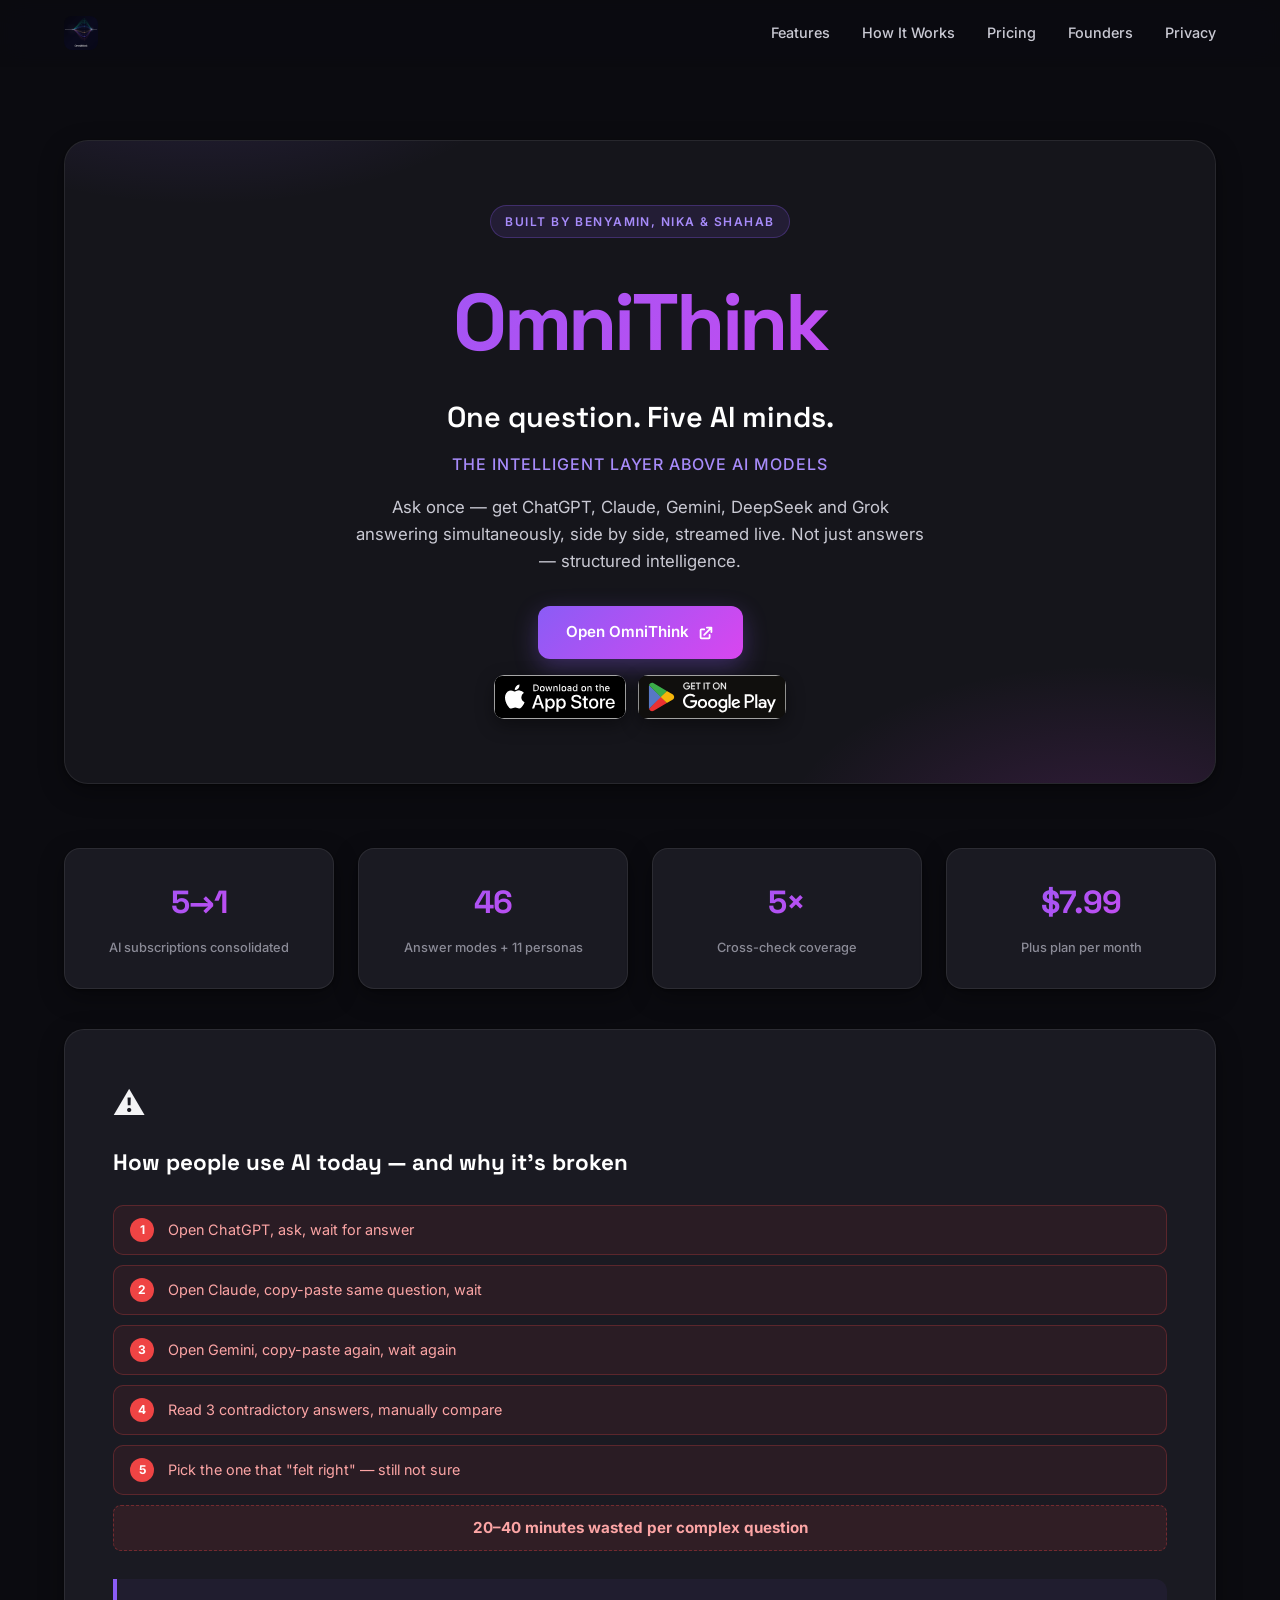
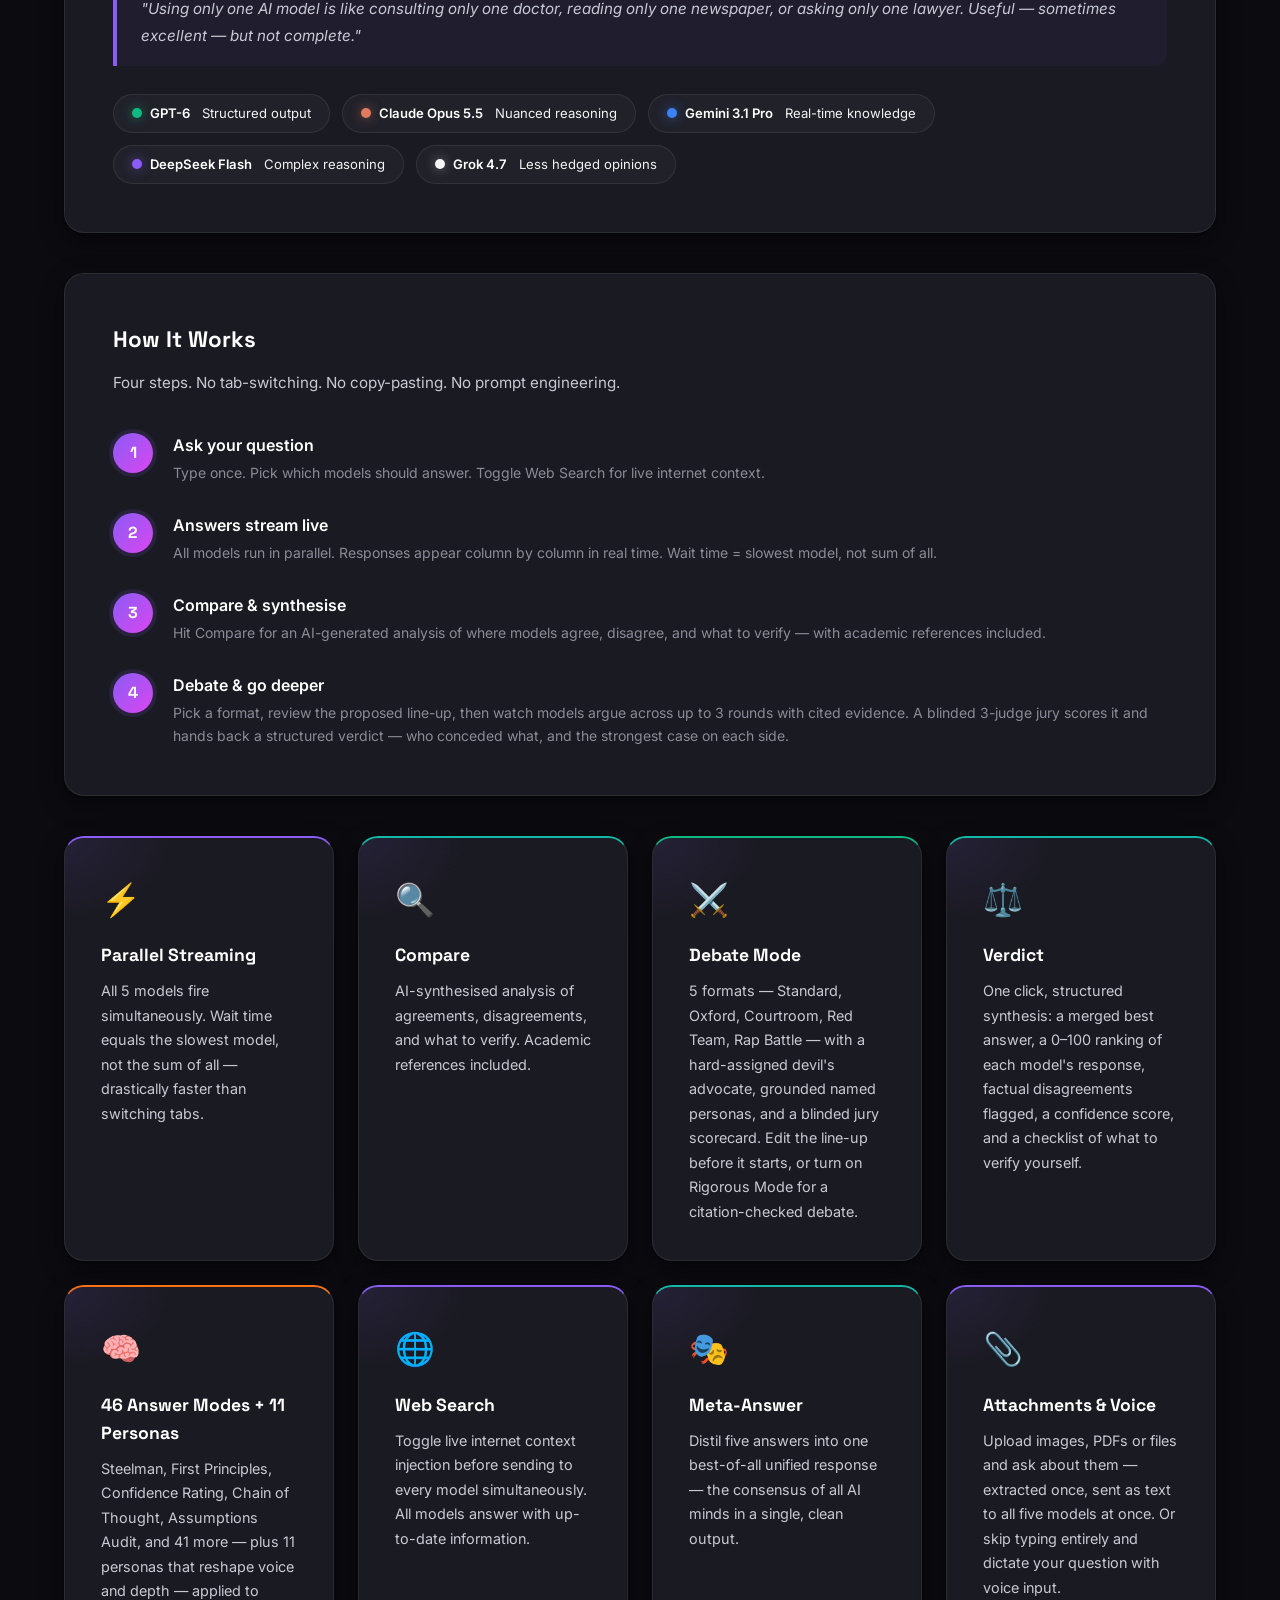
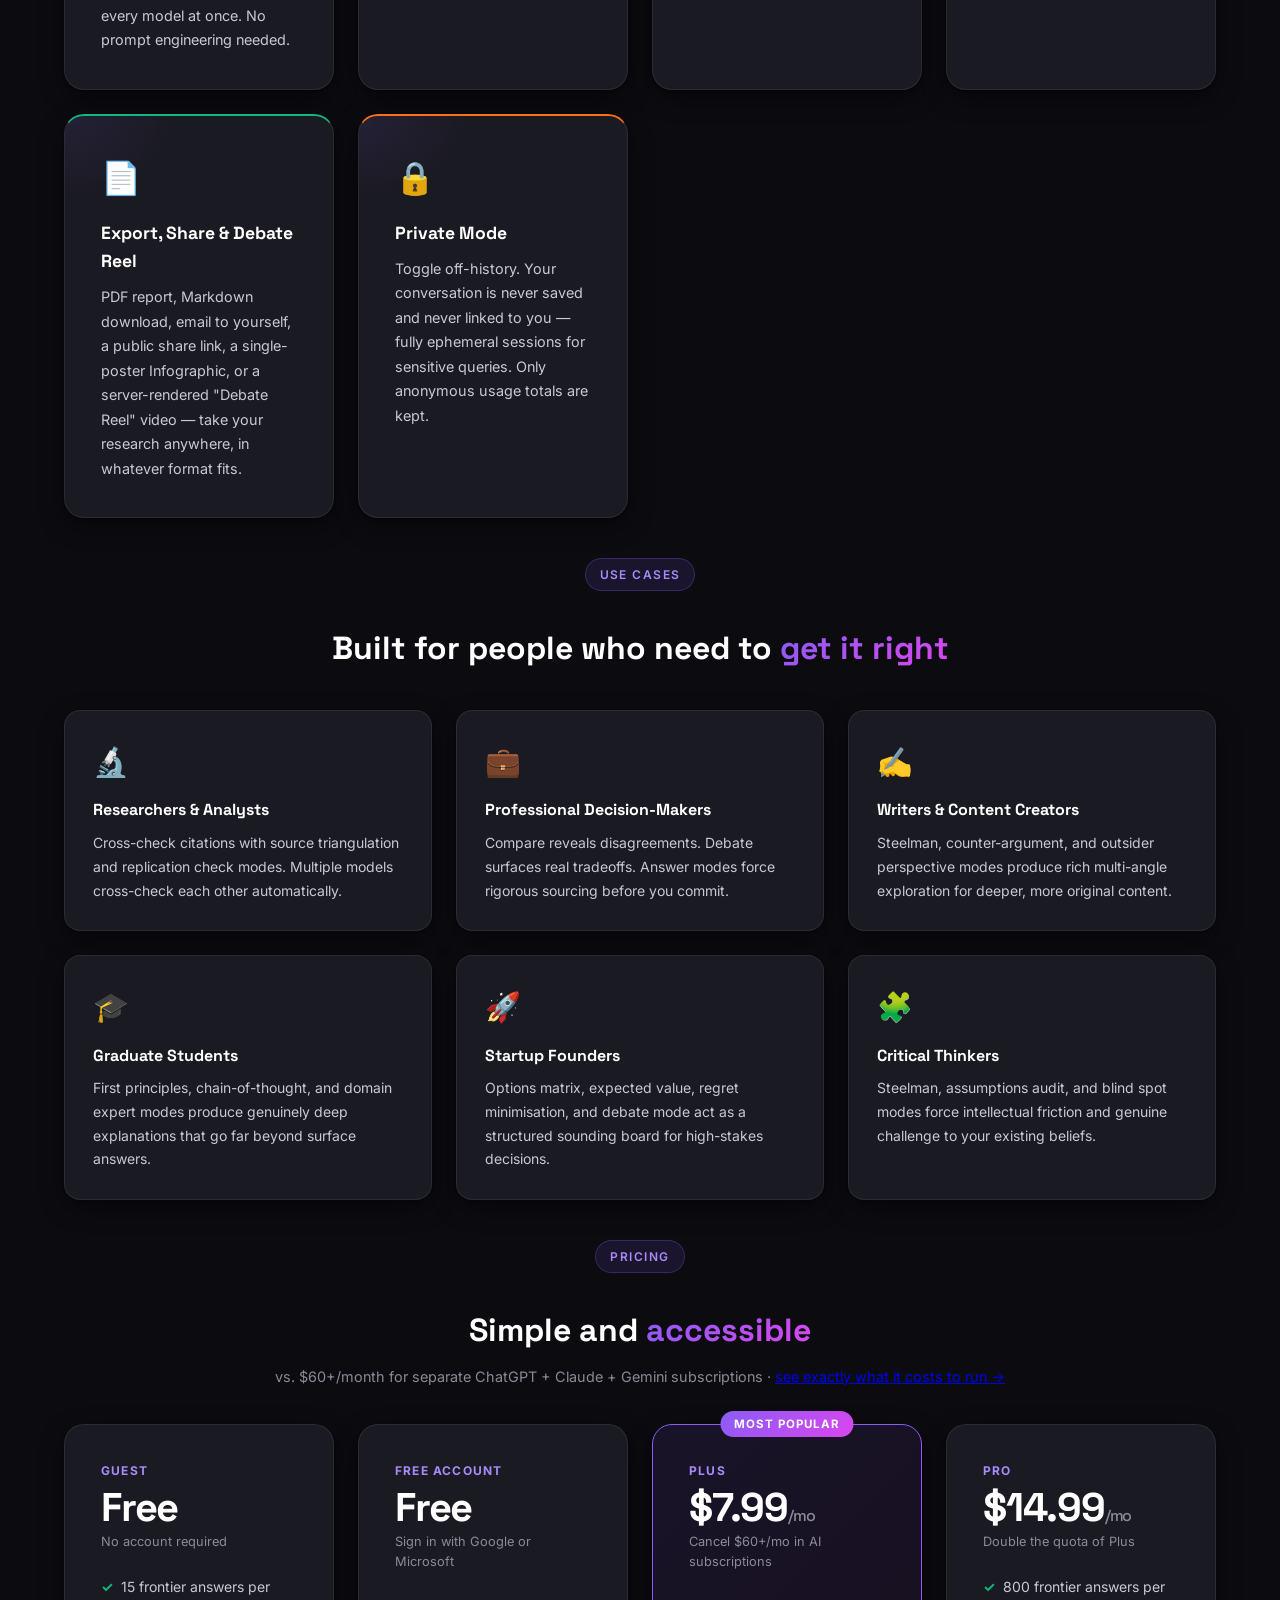
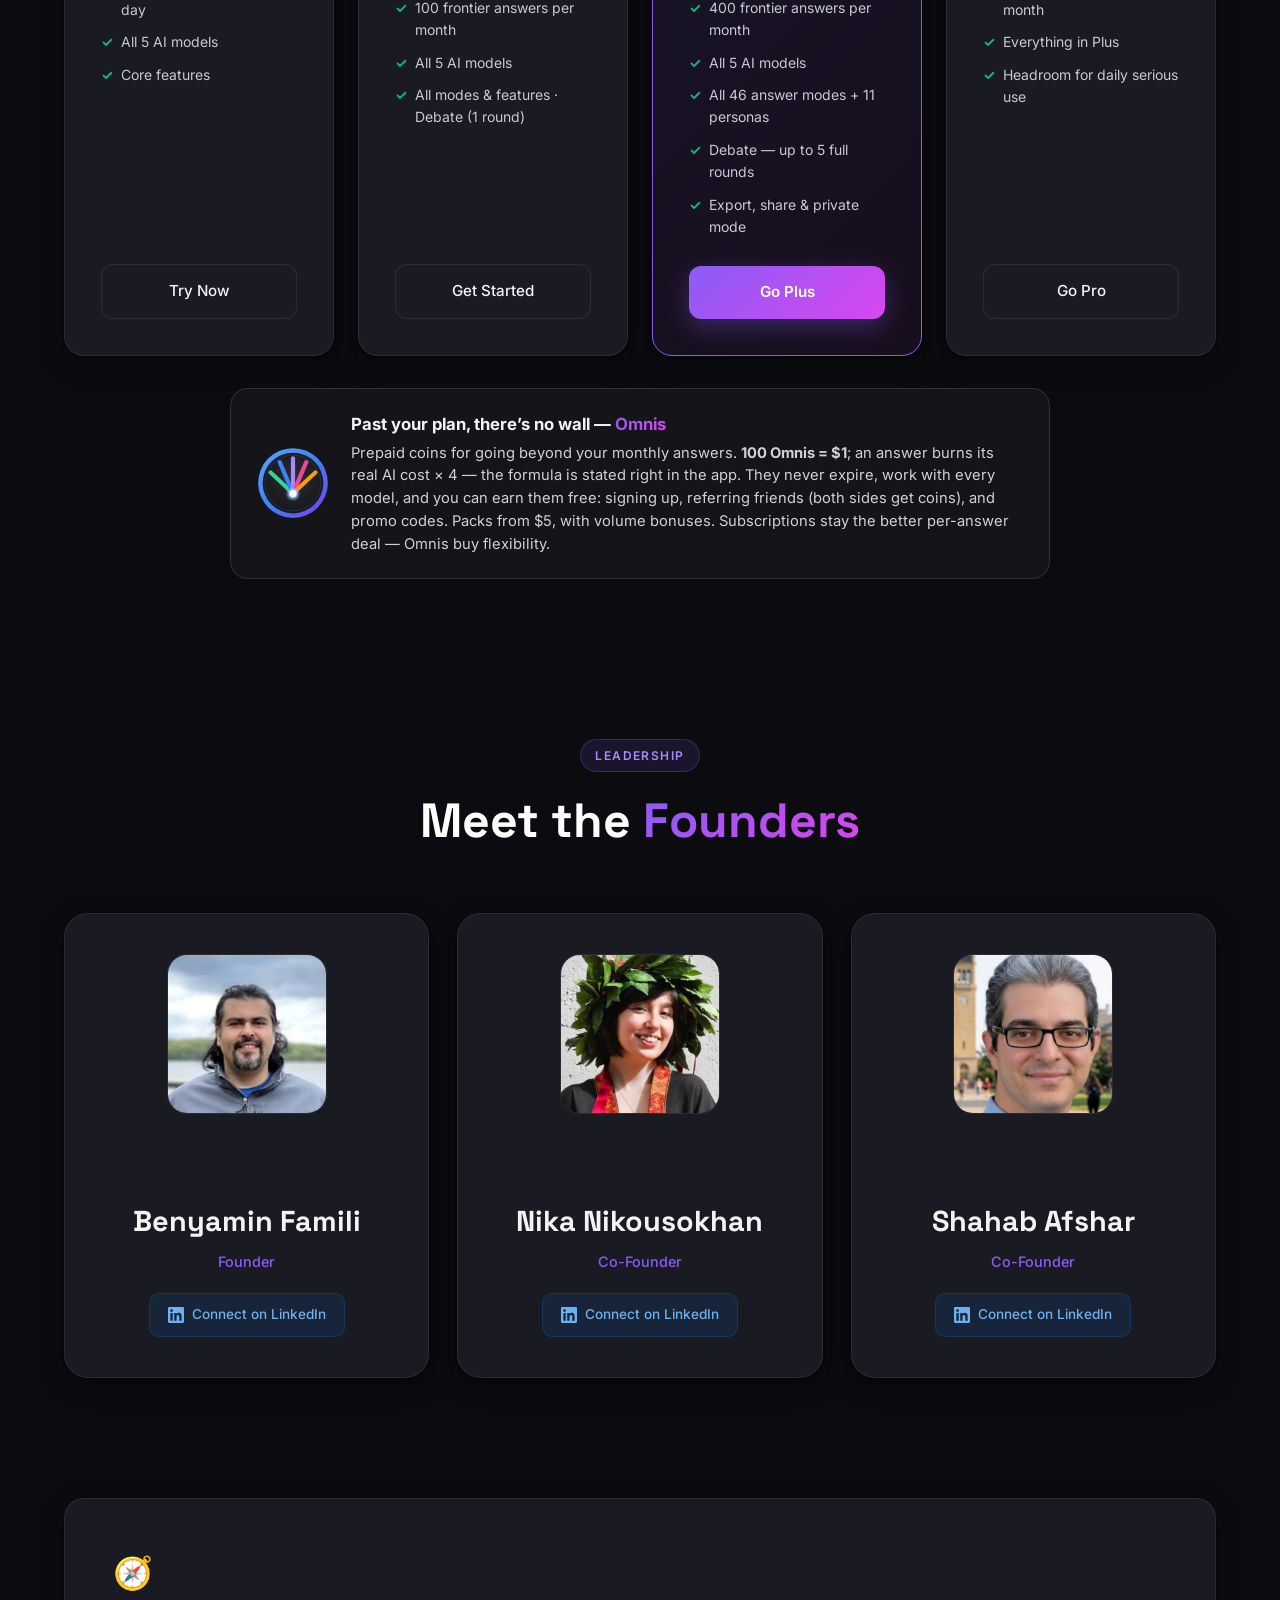
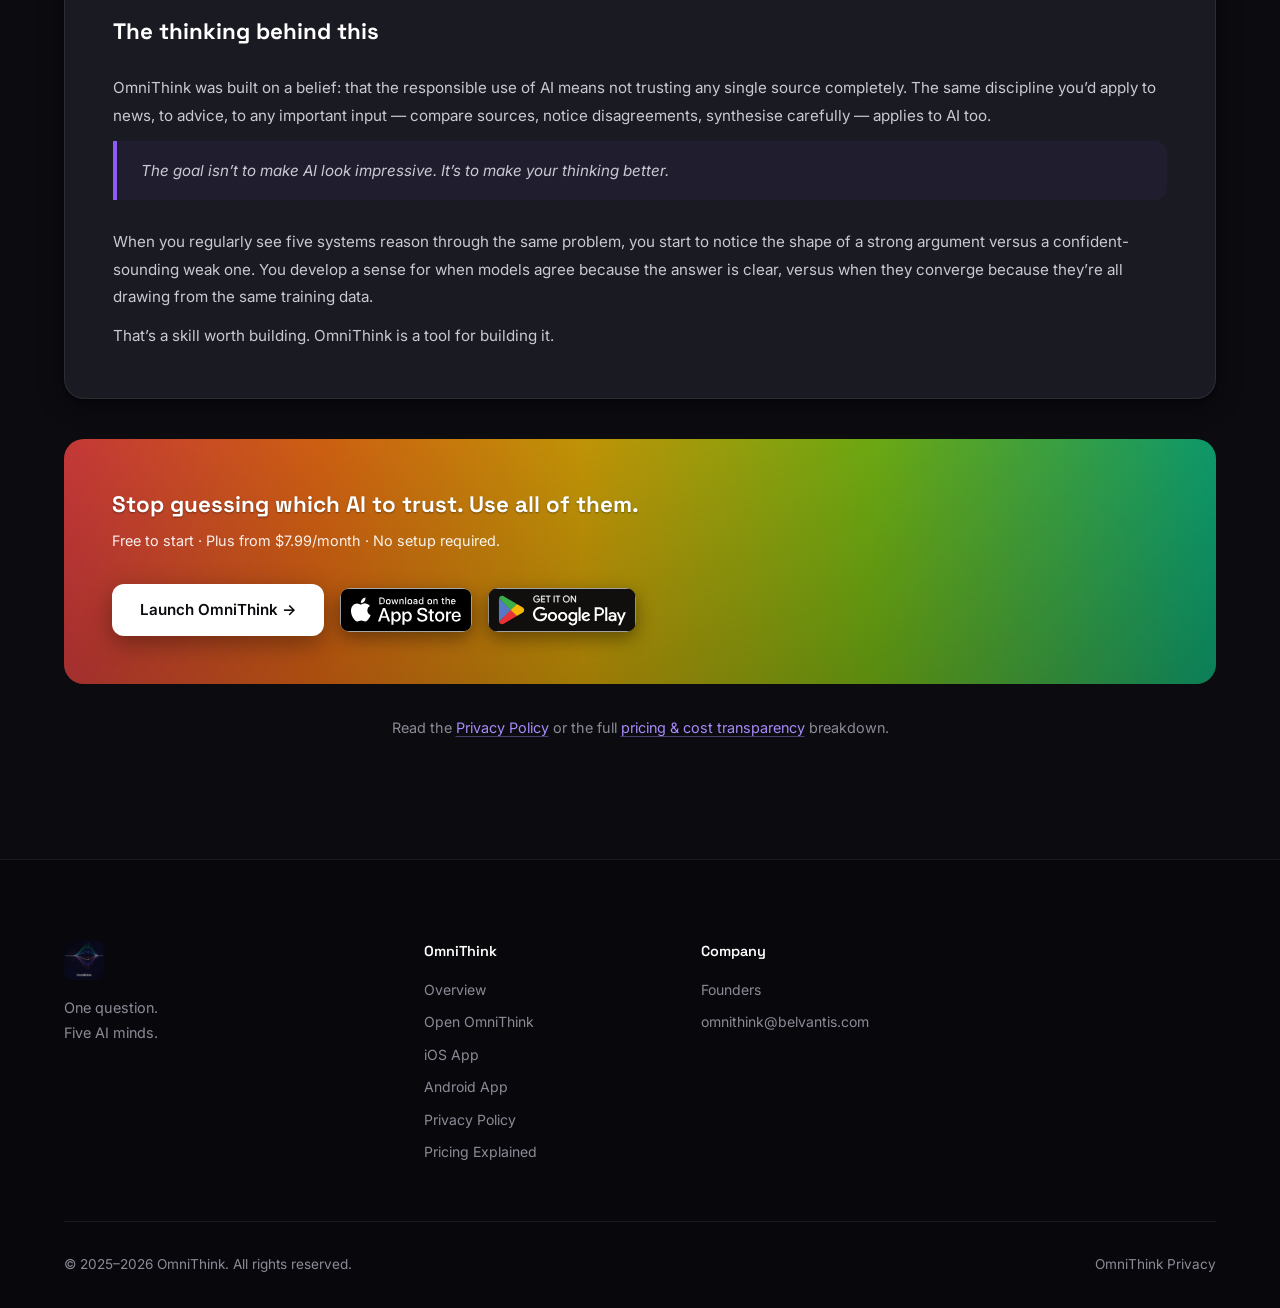
<file: index.html>
<!DOCTYPE html>
<html lang="en">
<head>
  <!-- Google tag (gtag.js) -->
  <script async src="https://www.googletagmanager.com/gtag/js?id=AW-18338473982"></script>
  <script>
    window.dataLayer = window.dataLayer || [];
    function gtag(){dataLayer.push(arguments);}
    gtag('js', new Date());
    gtag('config', 'AW-18338473982');
  </script>
  <meta charset="UTF-8" />
  <meta name="viewport" content="width=device-width, initial-scale=1.0" />
  <title>OmniThink — One question. Five AI minds.</title>
  <meta name="description" content="OmniThink is the intelligent layer above AI models. Ask once — get ChatGPT, Claude, Gemini, DeepSeek and Grok answering side by side, streamed live, with Compare, Meta-Answer, Debate and 46 Answer Modes." />
  <link rel="icon" type="image/png" href="favicon-32.png" />
  <link rel="apple-touch-icon" href="apple-touch-icon.png" />
  <link rel="canonical" href="https://about.omnithink.io/" />
  <meta name="theme-color" content="#08080c" />

  <!-- Open Graph / social -->
  <meta property="og:type" content="website" />
  <meta property="og:site_name" content="OmniThink" />
  <meta property="og:url" content="https://about.omnithink.io/" />
  <meta property="og:title" content="OmniThink — One question. Five AI minds." />
  <meta property="og:description" content="Ask once — ChatGPT, Claude, Gemini, DeepSeek and Grok answer side by side, streamed live, with Compare, Debate and 46 Answer Modes. Free to start · Plus $7.99/mo · Pro $14.99/mo." />
  <meta property="og:image" content="https://about.omnithink.io/omnithink-logo.png" />
  <meta name="twitter:card" content="summary" />
  <meta name="twitter:title" content="OmniThink — One question. Five AI minds." />
  <meta name="twitter:description" content="ChatGPT, Claude, Gemini, DeepSeek and Grok answering side by side. Free to start · Plus $7.99/mo · Pro $14.99/mo." />
  <meta name="twitter:image" content="https://about.omnithink.io/omnithink-logo.png" />

  <!-- Structured data -->
  <script type="application/ld+json">
  {
    "@context": "https://schema.org",
    "@type": "SoftwareApplication",
    "name": "OmniThink",
    "url": "https://omnithink.io",
    "applicationCategory": "ProductivityApplication",
    "operatingSystem": "Web, iOS, Android",
    "description": "OmniThink runs your question through ChatGPT, Claude, Gemini, DeepSeek and Grok simultaneously, then compares, aggregates and debates the answers. 46 Answer Modes and 11 Personas.",
    "installUrl": [
      "https://apps.apple.com/ca/app/omnithink/id6760921753",
      "https://play.google.com/store/apps/details?id=com.mulia.comparison"
    ],
    "offers": [
      { "@type": "Offer", "name": "Free", "price": "0", "priceCurrency": "USD", "description": "100 frontier answers per month with a free account; 15 per day as a guest." },
      { "@type": "Offer", "name": "Plus", "price": "7.99", "priceCurrency": "USD", "description": "400 frontier answers per month across all five models — metered per model reply." },
      { "@type": "Offer", "name": "Pro", "price": "14.99", "priceCurrency": "USD", "description": "800 frontier answers per month across all five models — metered per model reply." }
    ],
    "publisher": {
      "@type": "Organization",
      "name": "OmniThink",
      "url": "https://about.omnithink.io/"
    }
  }
  </script>
  <link rel="preconnect" href="https://fonts.googleapis.com" />
  <link rel="preconnect" href="https://fonts.gstatic.com" crossorigin />
  <link href="https://fonts.googleapis.com/css2?family=Inter:wght@300;400;500;600;700;800;900&family=Space+Grotesk:wght@300;400;500;600;700&display=swap" rel="stylesheet" />
  <link rel="stylesheet" href="style.css" />
  <link rel="stylesheet" href="omnithink.css" />
</head>
<body class="theme-omnithink">

  <!-- Navigation -->
  <nav id="navbar">
    <div class="nav-container">
      <a href="index.html" class="logo">
        <img src="omnithink-logo.png" alt="OmniThink" class="logo-img" style="height:34px;width:auto;border-radius:8px;" />
      </a>
      <ul class="nav-links">
        <li><a href="#features">Features</a></li>
        <li><a href="#how">How It Works</a></li>
        <li><a href="#pricing">Pricing</a></li>
        <li><a href="#founders">Founders</a></li>
        <li><a href="privacy.html">Privacy</a></li>
      </ul>
      <button class="menu-toggle" id="menuToggle">
        <span></span><span></span><span></span>
      </button>
    </div>
  </nav>

  <!-- OmniThink Product -->
  <section class="product" id="omnithink" style="padding-top: 140px;">
    <div class="container">

      <!-- Hero -->
      <div class="product-hero">
        <div class="section-tag">Built by Benyamin, Nika &amp; Shahab</div>
        <h1 class="product-name">OmniThink</h1>
        <p class="product-tagline">One question. Five AI minds.</p>
        <p class="product-subtitle">The intelligent layer above AI models</p>
        <p class="product-desc">
          Ask once — get ChatGPT, Claude, Gemini, DeepSeek and Grok answering simultaneously, side by side, streamed live. Not just answers — structured intelligence.
        </p>
        <div class="product-hero-actions">
          <a href="https://omnithink.io" target="_blank" class="btn-primary">
            Open OmniThink
            <svg class="btn-icon" viewBox="0 0 20 20" fill="currentColor">
              <path d="M11 3a1 1 0 100 2h2.586l-6.293 6.293a1 1 0 101.414 1.414L15 6.414V9a1 1 0 102 0V4a1 1 0 00-1-1h-5z"/>
              <path d="M5 5a2 2 0 00-2 2v8a2 2 0 002 2h8a2 2 0 002-2v-3a1 1 0 10-2 0v3H5V7h3a1 1 0 000-2H5z"/>
            </svg>
          </a>
        </div>
        <div class="hero-app-store">
          <a href="https://apps.apple.com/ca/app/omnithink/id6760921753" target="_blank" rel="noopener" class="app-store-badge-link">
            <img src="app-store-badge.svg" alt="Download on the App Store" class="app-store-badge" />
          </a>
          <a href="https://play.google.com/store/apps/details?id=com.mulia.comparison" target="_blank" rel="noopener" class="app-store-badge-link" aria-label="Get OmniThink on Google Play">
            <img src="google-play-badge.svg" alt="Get it on Google Play" class="app-store-badge" />
          </a>
        </div>
      </div>

      <!-- Stats row -->
      <div class="stats-row">
        <div class="stat-item">
          <span class="stat-num">5→1</span>
          <span class="stat-label">AI subscriptions consolidated</span>
        </div>
        <div class="stat-item">
          <span class="stat-num">46</span>
          <span class="stat-label">Answer modes + 11 personas</span>
        </div>
        <div class="stat-item">
          <span class="stat-num">5×</span>
          <span class="stat-label">Cross-check coverage</span>
        </div>
        <div class="stat-item">
          <span class="stat-num">$7.99</span>
          <span class="stat-label">Plus plan per month</span>
        </div>
      </div>

      <!-- Problem -->
      <div class="problem-block">
        <div class="problem-icon">⚠️</div>
        <h3>How people use AI today — and why it's broken</h3>
        <div class="problem-workflow">
          <div class="workflow-step bad"><span class="wf-num">1</span>Open ChatGPT, ask, wait for answer</div>
          <div class="workflow-step bad"><span class="wf-num">2</span>Open Claude, copy-paste same question, wait</div>
          <div class="workflow-step bad"><span class="wf-num">3</span>Open Gemini, copy-paste again, wait again</div>
          <div class="workflow-step bad"><span class="wf-num">4</span>Read 3 contradictory answers, manually compare</div>
          <div class="workflow-step bad"><span class="wf-num">5</span>Pick the one that "felt right" — still not sure</div>
          <div class="workflow-cost">20–40 minutes wasted per complex question</div>
        </div>
        <blockquote class="problem-quote">
          "Using only one AI model is like consulting only one doctor, reading only one newspaper, or asking only one lawyer. Useful — sometimes excellent — but not complete."
        </blockquote>
        <div class="model-strengths">
          <div class="model-tag"><strong>GPT-6</strong> Structured output</div>
          <div class="model-tag"><strong>Claude Opus 5.5</strong> Nuanced reasoning</div>
          <div class="model-tag"><strong>Gemini 3.1 Pro</strong> Real-time knowledge</div>
          <div class="model-tag"><strong>DeepSeek Flash</strong> Complex reasoning</div>
          <div class="model-tag"><strong>Grok 4.7</strong> Less hedged opinions</div>
        </div>
      </div>

      <!-- How it works -->
      <div class="how-block" id="how">
        <h3 class="how-title">How It Works</h3>
        <p class="how-desc">Four steps. No tab-switching. No copy-pasting. No prompt engineering.</p>
        <div class="how-steps">
          <div class="how-step">
            <div class="step-num">1</div>
            <div>
              <strong>Ask your question</strong>
              <p>Type once. Pick which models should answer. Toggle Web Search for live internet context.</p>
            </div>
          </div>
          <div class="how-step">
            <div class="step-num">2</div>
            <div>
              <strong>Answers stream live</strong>
              <p>All models run in parallel. Responses appear column by column in real time. Wait time = slowest model, not sum of all.</p>
            </div>
          </div>
          <div class="how-step">
            <div class="step-num">3</div>
            <div>
              <strong>Compare &amp; synthesise</strong>
              <p>Hit Compare for an AI-generated analysis of where models agree, disagree, and what to verify — with academic references included.</p>
            </div>
          </div>
          <div class="how-step">
            <div class="step-num">4</div>
            <div>
              <strong>Debate &amp; go deeper</strong>
              <p>Pick a format, review the proposed line-up, then watch models argue across up to 3 rounds with cited evidence. A blinded 3-judge jury scores it and hands back a structured verdict — who conceded what, and the strongest case on each side.</p>
            </div>
          </div>
        </div>
      </div>

      <!-- Features grid -->
      <div class="features-grid" id="features">
        <div class="feature-card accent-indigo">
          <div class="feature-icon">⚡</div>
          <h4>Parallel Streaming</h4>
          <p>All 5 models fire simultaneously. Wait time equals the slowest model, not the sum of all — drastically faster than switching tabs.</p>
        </div>
        <div class="feature-card accent-sky">
          <div class="feature-icon">🔍</div>
          <h4>Compare</h4>
          <p>AI-synthesised analysis of agreements, disagreements, and what to verify. Academic references included.</p>
        </div>
        <div class="feature-card accent-emerald">
          <div class="feature-icon">⚔️</div>
          <h4>Debate Mode</h4>
          <p>5 formats — Standard, Oxford, Courtroom, Red Team, Rap Battle — with a hard-assigned devil's advocate, grounded named personas, and a blinded jury scorecard. Edit the line-up before it starts, or turn on Rigorous Mode for a citation-checked debate.</p>
        </div>
        <div class="feature-card accent-sky">
          <div class="feature-icon">⚖️</div>
          <h4>Verdict</h4>
          <p>One click, structured synthesis: a merged best answer, a 0–100 ranking of each model's response, factual disagreements flagged, a confidence score, and a checklist of what to verify yourself.</p>
        </div>
        <div class="feature-card accent-violet">
          <div class="feature-icon">🧠</div>
          <h4>46 Answer Modes + 11 Personas</h4>
          <p>Steelman, First Principles, Confidence Rating, Chain of Thought, Assumptions Audit, and 41 more — plus 11 personas that reshape voice and depth — applied to every model at once. No prompt engineering needed.</p>
        </div>
        <div class="feature-card accent-indigo">
          <div class="feature-icon">🌐</div>
          <h4>Web Search</h4>
          <p>Toggle live internet context injection before sending to every model simultaneously. All models answer with up-to-date information.</p>
        </div>
        <div class="feature-card accent-sky">
          <div class="feature-icon">🎭</div>
          <h4>Meta-Answer</h4>
          <p>Distil five answers into one best-of-all unified response — the consensus of all AI minds in a single, clean output.</p>
        </div>
        <div class="feature-card accent-indigo">
          <div class="feature-icon">📎</div>
          <h4>Attachments &amp; Voice</h4>
          <p>Upload images, PDFs or files and ask about them — extracted once, sent as text to all five models at once. Or skip typing entirely and dictate your question with voice input.</p>
        </div>
        <div class="feature-card accent-emerald">
          <div class="feature-icon">📄</div>
          <h4>Export, Share &amp; Debate Reel</h4>
          <p>PDF report, Markdown download, email to yourself, a public share link, a single-poster Infographic, or a server-rendered "Debate Reel" video — take your research anywhere, in whatever format fits.</p>
        </div>
        <div class="feature-card accent-violet">
          <div class="feature-icon">🔒</div>
          <h4>Private Mode</h4>
          <p>Toggle off-history. Your conversation is never saved and never linked to you — fully ephemeral sessions for sensitive queries. Only anonymous usage totals are kept.</p>
        </div>
      </div>

      <!-- Who it's for -->
      <div class="who-block">
        <div class="section-tag">Use Cases</div>
        <h3 class="who-title">Built for people who need to <span class="gradient-text">get it right</span></h3>
        <div class="who-grid">
          <div class="who-card">
            <div class="who-icon">🔬</div>
            <h4>Researchers &amp; Analysts</h4>
            <p>Cross-check citations with source triangulation and replication check modes. Multiple models cross-check each other automatically.</p>
          </div>
          <div class="who-card">
            <div class="who-icon">💼</div>
            <h4>Professional Decision-Makers</h4>
            <p>Compare reveals disagreements. Debate surfaces real tradeoffs. Answer modes force rigorous sourcing before you commit.</p>
          </div>
          <div class="who-card">
            <div class="who-icon">✍️</div>
            <h4>Writers &amp; Content Creators</h4>
            <p>Steelman, counter-argument, and outsider perspective modes produce rich multi-angle exploration for deeper, more original content.</p>
          </div>
          <div class="who-card">
            <div class="who-icon">🎓</div>
            <h4>Graduate Students</h4>
            <p>First principles, chain-of-thought, and domain expert modes produce genuinely deep explanations that go far beyond surface answers.</p>
          </div>
          <div class="who-card">
            <div class="who-icon">🚀</div>
            <h4>Startup Founders</h4>
            <p>Options matrix, expected value, regret minimisation, and debate mode act as a structured sounding board for high-stakes decisions.</p>
          </div>
          <div class="who-card">
            <div class="who-icon">🧩</div>
            <h4>Critical Thinkers</h4>
            <p>Steelman, assumptions audit, and blind spot modes force intellectual friction and genuine challenge to your existing beliefs.</p>
          </div>
        </div>
      </div>

      <!-- Pricing -->
      <div class="pricing-block" id="pricing">
        <div class="section-tag">Pricing</div>
        <h3 class="pricing-title">Simple and <span class="gradient-text">accessible</span></h3>
        <p class="pricing-sub">vs. $60+/month for separate ChatGPT + Claude + Gemini subscriptions · <a href="pricing.html">see exactly what it costs to run →</a></p>
        <div class="pricing-grid">
          <div class="pricing-card">
            <div class="pricing-tier">Guest</div>
            <div class="pricing-price">Free</div>
            <div class="pricing-note">No account required</div>
            <ul class="pricing-features">
              <li>15 frontier answers per day</li>
              <li>All 5 AI models</li>
              <li>Core features</li>
            </ul>
            <a href="https://omnithink.io" target="_blank" class="btn-secondary pricing-btn">Try Now</a>
          </div>
          <div class="pricing-card">
            <div class="pricing-tier">Free Account</div>
            <div class="pricing-price">Free</div>
            <div class="pricing-note">Sign in with Google or Microsoft</div>
            <ul class="pricing-features">
              <li>100 frontier answers per month</li>
              <li>All 5 AI models</li>
              <li>All modes &amp; features · Debate (1 round)</li>
            </ul>
            <a href="https://omnithink.io" target="_blank" class="btn-secondary pricing-btn">Get Started</a>
          </div>
          <div class="pricing-card pricing-card-pro">
            <div class="pricing-badge">Most Popular</div>
            <div class="pricing-tier">Plus</div>
            <div class="pricing-price">$7.99<span>/mo</span></div>
            <div class="pricing-note">Cancel $60+/mo in AI subscriptions</div>
            <ul class="pricing-features">
              <li>400 frontier answers per month</li>
              <li>All 5 AI models</li>
              <li>All 46 answer modes + 11 personas</li>
              <li>Debate — up to 5 full rounds</li>
              <li>Export, share &amp; private mode</li>
            </ul>
            <a href="https://omnithink.io" target="_blank" class="btn-primary pricing-btn">Go Plus</a>
          </div>
          <div class="pricing-card">
            <div class="pricing-tier">Pro</div>
            <div class="pricing-price">$14.99<span>/mo</span></div>
            <div class="pricing-note">Double the quota of Plus</div>
            <ul class="pricing-features">
              <li>800 frontier answers per month</li>
              <li>Everything in Plus</li>
              <li>Headroom for daily serious use</li>
            </ul>
            <a href="https://omnithink.io" target="_blank" class="btn-secondary pricing-btn">Go Pro</a>
          </div>
        </div>

        <!-- Omnis — prepaid coins -->
        <style>
          .omnis-strip { display:flex; align-items:center; gap:22px; max-width:820px; margin:32px auto 0; padding:22px 26px; text-align:left; border:1px solid rgba(255,255,255,0.12); border-radius:18px; background:rgba(255,255,255,0.04); }
          .omnis-strip img { flex-shrink:0; width:72px; height:72px; }
          @media (max-width: 640px) {
            .omnis-strip { flex-direction:column; text-align:center; gap:14px; padding:20px 18px; }
            .omnis-strip img { width:64px; height:64px; }
          }
        </style>
        <div class="omnis-strip">
          <img src="omnis-coin.svg" alt="Omnis coin" width="72" height="72" />
          <div>
            <div style="font-weight:700; font-size:1.05rem; margin-bottom:4px;">Past your plan, there&rsquo;s no wall — <span class="gradient-text">Omnis</span></div>
            <p style="margin:0; font-size:0.92rem; opacity:0.85; line-height:1.55;">
              Prepaid coins for going beyond your monthly answers. <strong>100 Omnis = $1</strong>; an answer burns its
              real AI cost &times; 4 — the formula is stated right in the app. They never expire, work with every model,
              and you can earn them free: signing up, referring friends (both sides get coins), and promo codes.
              Packs from $5, with volume bonuses. Subscriptions stay the better per-answer deal — Omnis buy flexibility.
            </p>
          </div>
        </div>
      </div>

      <!-- Founders -->
      <div class="founder" id="founders">
        <div class="section-header">
          <div class="section-tag">Leadership</div>
          <h2 class="section-title">Meet the <span class="gradient-text">Founders</span></h2>
        </div>
        <div class="founders-grid">

          <div class="founder-card compact">
            <div class="founder-photo-wrap">
              <img src="founder-benyamin.jpg" alt="Benyamin Famili" class="founder-photo" onerror="this.classList.add('hidden');this.nextElementSibling.classList.add('visible')" />
              <div class="founder-photo-fallback">BF</div>
            </div>
            <div class="founder-info">
              <h2 class="founder-name">Benyamin Famili</h2>
              <p class="founder-title">Founder</p>
              <div class="founder-links">
                <a href="https://www.linkedin.com/in/benyaminfamili/" target="_blank" rel="noopener" class="founder-link linkedin">
                  <svg viewBox="0 0 24 24" fill="currentColor"><path d="M20.447 20.452h-3.554v-5.569c0-1.328-.027-3.037-1.852-3.037-1.853 0-2.136 1.445-2.136 2.939v5.667H9.351V9h3.414v1.561h.046c.477-.9 1.637-1.85 3.37-1.85 3.601 0 4.267 2.37 4.267 5.455v6.286zM5.337 7.433a2.062 2.062 0 01-2.063-2.065 2.064 2.064 0 112.063 2.065zm1.782 13.019H3.555V9h3.564v11.452zM22.225 0H1.771C.792 0 0 .774 0 1.729v20.542C0 23.227.792 24 1.771 24h20.451C23.2 24 24 23.227 24 22.271V1.729C24 .774 23.2 0 22.222 0h.003z"/></svg>
                  Connect on LinkedIn
                </a>
              </div>
            </div>
          </div>

          <div class="founder-card compact">
            <div class="founder-photo-wrap">
              <img src="founder-nika.png" alt="Nika Nikousokhan" class="founder-photo" onerror="this.classList.add('hidden');this.nextElementSibling.classList.add('visible')" />
              <div class="founder-photo-fallback">N</div>
            </div>
            <div class="founder-info">
              <h2 class="founder-name">Nika Nikousokhan</h2>
              <p class="founder-title">Co-Founder</p>
              <div class="founder-links">
                <a href="https://www.linkedin.com/in/nika-nikousokhan/" target="_blank" rel="noopener" class="founder-link linkedin">
                  <svg viewBox="0 0 24 24" fill="currentColor"><path d="M20.447 20.452h-3.554v-5.569c0-1.328-.027-3.037-1.852-3.037-1.853 0-2.136 1.445-2.136 2.939v5.667H9.351V9h3.414v1.561h.046c.477-.9 1.637-1.85 3.37-1.85 3.601 0 4.267 2.37 4.267 5.455v6.286zM5.337 7.433a2.062 2.062 0 01-2.063-2.065 2.064 2.064 0 112.063 2.065zm1.782 13.019H3.555V9h3.564v11.452zM22.225 0H1.771C.792 0 0 .774 0 1.729v20.542C0 23.227.792 24 1.771 24h20.451C23.2 24 24 23.227 24 22.271V1.729C24 .774 23.2 0 22.222 0h.003z"/></svg>
                  Connect on LinkedIn
                </a>
              </div>
            </div>
          </div>

          <div class="founder-card compact">
            <div class="founder-photo-wrap">
              <img src="founder-shahab.png" alt="Shahab Afshar" class="founder-photo" onerror="this.classList.add('hidden');this.nextElementSibling.classList.add('visible')" />
              <div class="founder-photo-fallback">S</div>
            </div>
            <div class="founder-info">
              <h2 class="founder-name">Shahab Afshar</h2>
              <p class="founder-title">Co-Founder</p>
              <div class="founder-links">
                <a href="https://www.linkedin.com/in/shahabafshar/" target="_blank" rel="noopener" class="founder-link linkedin">
                  <svg viewBox="0 0 24 24" fill="currentColor"><path d="M20.447 20.452h-3.554v-5.569c0-1.328-.027-3.037-1.852-3.037-1.853 0-2.136 1.445-2.136 2.939v5.667H9.351V9h3.414v1.561h.046c.477-.9 1.637-1.85 3.37-1.85 3.601 0 4.267 2.37 4.267 5.455v6.286zM5.337 7.433a2.062 2.062 0 01-2.063-2.065 2.064 2.064 0 112.063 2.065zm1.782 13.019H3.555V9h3.564v11.452zM22.225 0H1.771C.792 0 0 .774 0 1.729v20.542C0 23.227.792 24 1.771 24h20.451C23.2 24 24 23.227 24 22.271V1.729C24 .774 23.2 0 22.222 0h.003z"/></svg>
                  Connect on LinkedIn
                </a>
              </div>
            </div>
          </div>

        </div>
      </div>

      <!-- Philosophy -->
      <div class="problem-block">
        <div class="problem-icon">🧭</div>
        <h3>The thinking behind this</h3>
        <p>
          OmniThink was built on a belief: that the responsible use of AI means not trusting any
          single source completely. The same discipline you&rsquo;d apply to news, to advice, to
          any important input &mdash; compare sources, notice disagreements, synthesise carefully
          &mdash; applies to AI too.
        </p>
        <blockquote class="problem-quote">
          The goal isn&rsquo;t to make AI look impressive. It&rsquo;s to make your thinking better.
        </blockquote>
        <p>
          When you regularly see five systems reason through the same problem, you start to notice
          the shape of a strong argument versus a confident-sounding weak one. You develop a sense
          for when models agree because the answer is clear, versus when they converge because
          they&rsquo;re all drawing from the same training data.
        </p>
        <p>That&rsquo;s a skill worth building. OmniThink is a tool for building it.</p>
      </div>

      <!-- CTA -->
      <div class="cta-strip">
        <div>
          <h3>Stop guessing which AI to trust. Use all of them.</h3>
          <p>Free to start · Plus from $7.99/month · No setup required.</p>
        </div>
        <div class="cta-strip-actions">
          <a href="https://omnithink.io" target="_blank" class="btn-primary">
            Launch OmniThink →
          </a>
          <a href="https://apps.apple.com/ca/app/omnithink/id6760921753" target="_blank" rel="noopener" class="app-store-badge-link">
            <img src="app-store-badge.svg" alt="Download on the App Store" class="app-store-badge" />
          </a>
          <a href="https://play.google.com/store/apps/details?id=com.mulia.comparison" target="_blank" rel="noopener" class="app-store-badge-link" aria-label="Get OmniThink on Google Play">
            <img src="google-play-badge.svg" alt="Get it on Google Play" class="app-store-badge" />
          </a>
        </div>
      </div>

      <!-- Legal -->
      <p class="product-legal-line">
        Read the <a href="privacy.html">Privacy Policy</a> or the full <a href="pricing.html">pricing &amp; cost transparency</a> breakdown.
      </p>

    </div>
  </section>

  <!-- Footer -->
  <footer class="footer">
    <div class="container">
      <div class="footer-top">
        <div class="footer-brand">
          <a href="index.html" class="logo">
            <img src="omnithink-logo.png" alt="OmniThink" class="logo-img logo-img-footer" style="height:40px;width:auto;border-radius:9px;" />
          </a>
          <p class="footer-tagline">One question.<br/>Five AI minds.</p>
        </div>
        <div class="footer-links">
          <div class="footer-col">
            <h4>OmniThink</h4>
            <a href="index.html">Overview</a>
            <a href="https://omnithink.io" target="_blank">Open OmniThink</a>
            <a href="https://apps.apple.com/ca/app/omnithink/id6760921753" target="_blank" rel="noopener">iOS App</a>
            <a href="https://play.google.com/store/apps/details?id=com.mulia.comparison" target="_blank" rel="noopener">Android App</a>
            <a href="privacy.html">Privacy Policy</a>
            <a href="pricing.html">Pricing Explained</a>
          </div>
          <div class="footer-col">
            <h4>Company</h4>
            <a href="#founders">Founders</a>
            <a href="mailto:omnithink@belvantis.com">omnithink@belvantis.com</a>
          </div>
        </div>
      </div>
      <div class="footer-bottom">
        <p>&copy; 2025–2026 OmniThink. All rights reserved.</p>
        <div class="footer-legal">
          <a href="privacy.html">OmniThink Privacy</a>
        </div>
      </div>
    </div>
  </footer>

  <script src="app.js"></script>

  <!-- Event snippet for Page view conversion page
  Google Ads conversion: fires when someone clicks Google Play, the App Store,
  or omnithink.io anywhere on this page. -->
  <script>
  function gtag_report_conversion(url) {
    var callback = function () {
      if (typeof(url) != 'undefined') {
        window.location = url;
      }
    };
    gtag('event', 'conversion', {
        'send_to': 'AW-18338473982/Hyc6CPSm7dMcEP7Pu6hE',
        'value': 1.0,
        'currency': 'USD',
        'event_callback': callback
    });
    return false;
  }
  document.addEventListener('click', function (e) {
    var a = e.target && e.target.closest ? e.target.closest('a[href]') : null;
    if (!a) return;
    if (!/^https:\/\/(apps\.apple\.com|play\.google\.com|omnithink\.io)/.test(a.href)) return;
    if (a.target === '_blank' || e.metaKey || e.ctrlKey || e.shiftKey) {
      gtag('event', 'conversion', {
        'send_to': 'AW-18338473982/Hyc6CPSm7dMcEP7Pu6hE',
        'value': 1.0,
        'currency': 'USD'
      });
      return;
    }
    e.preventDefault();
    gtag_report_conversion(a.href);
  }, true);
  </script>
</body>
</html>
</file>
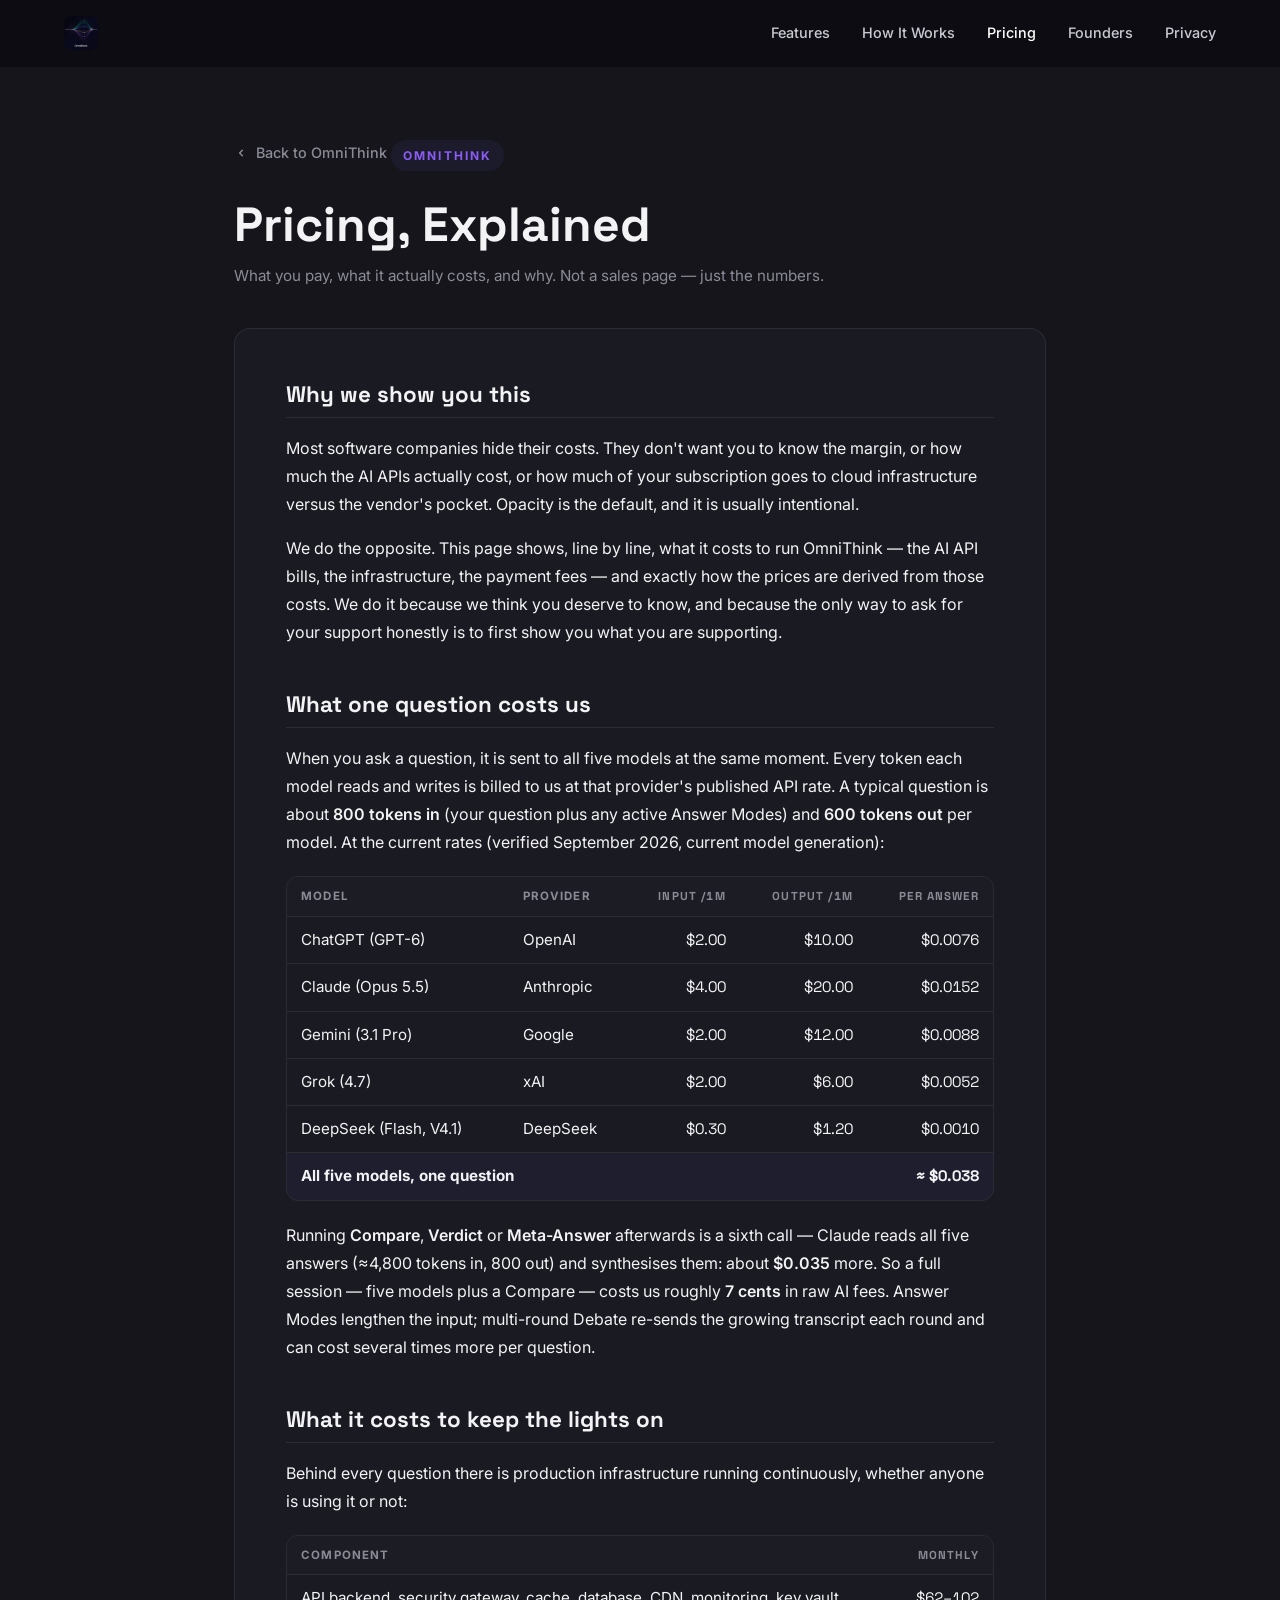
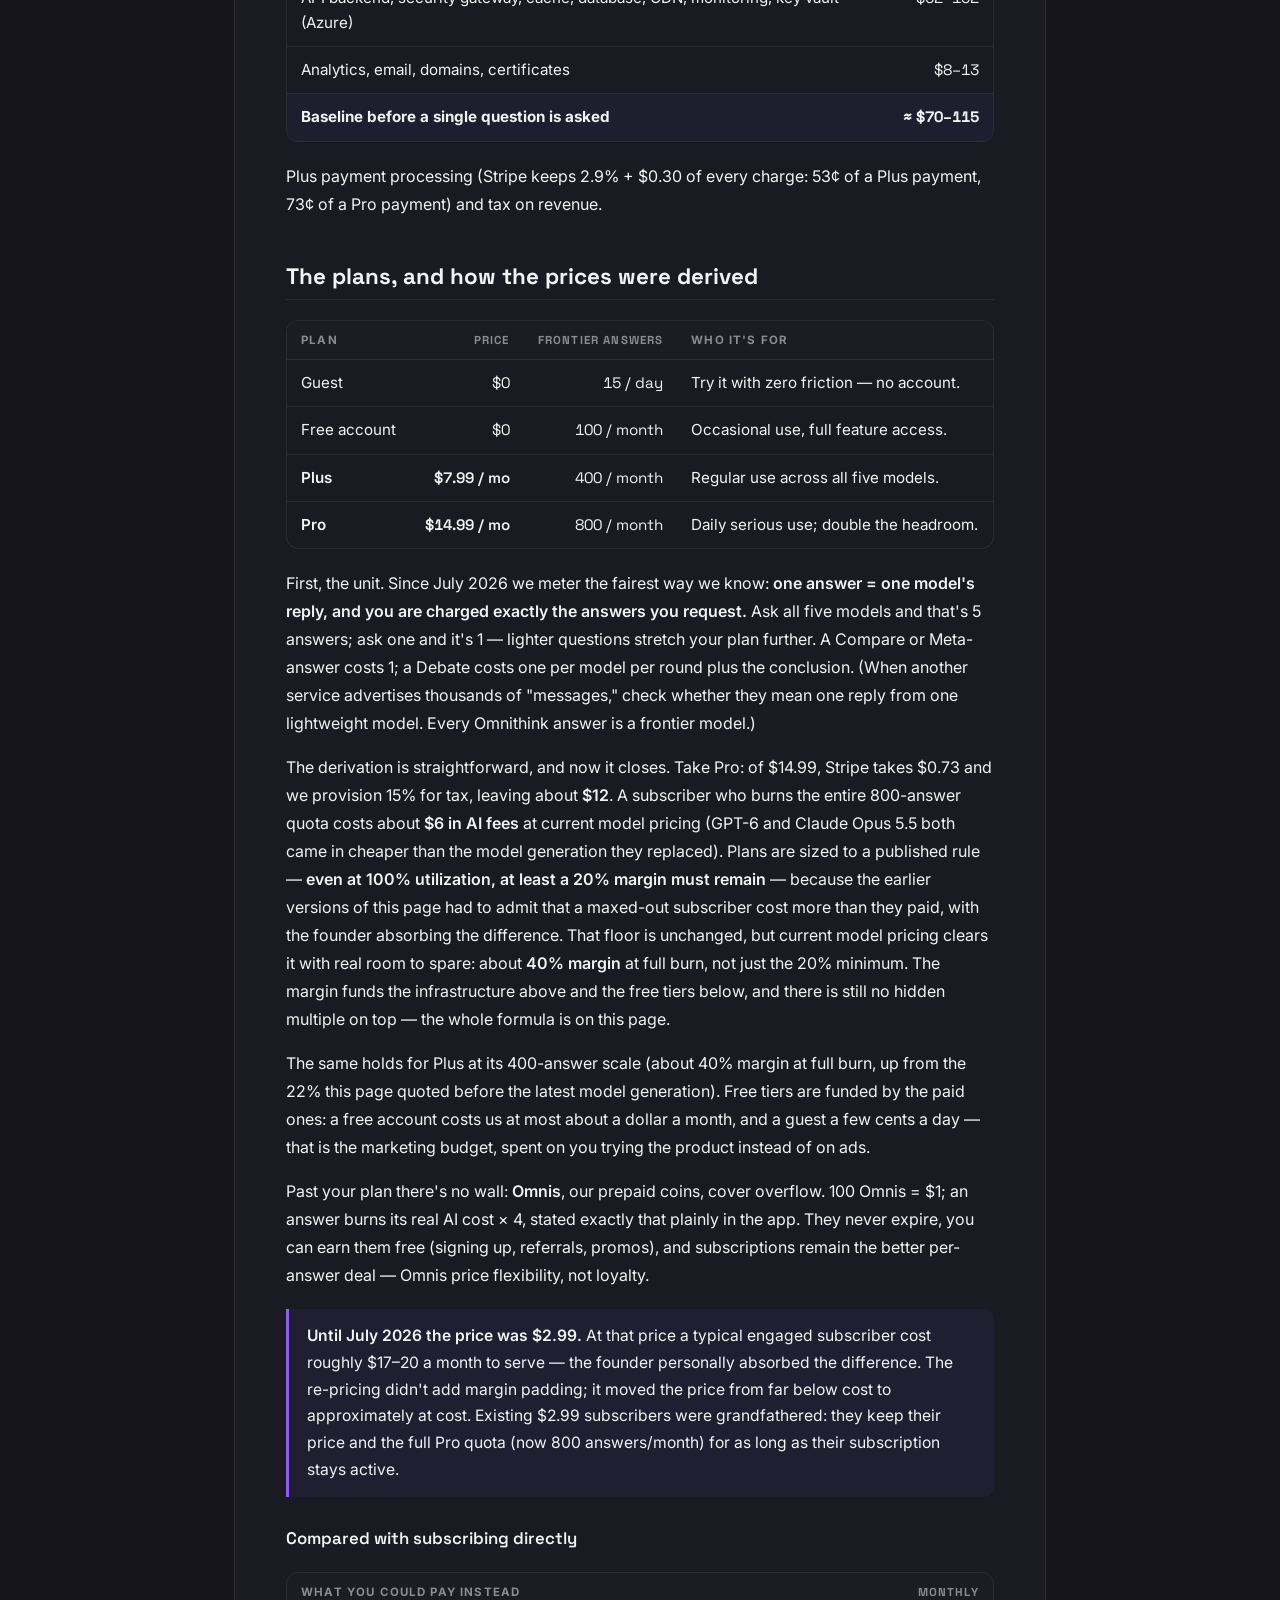
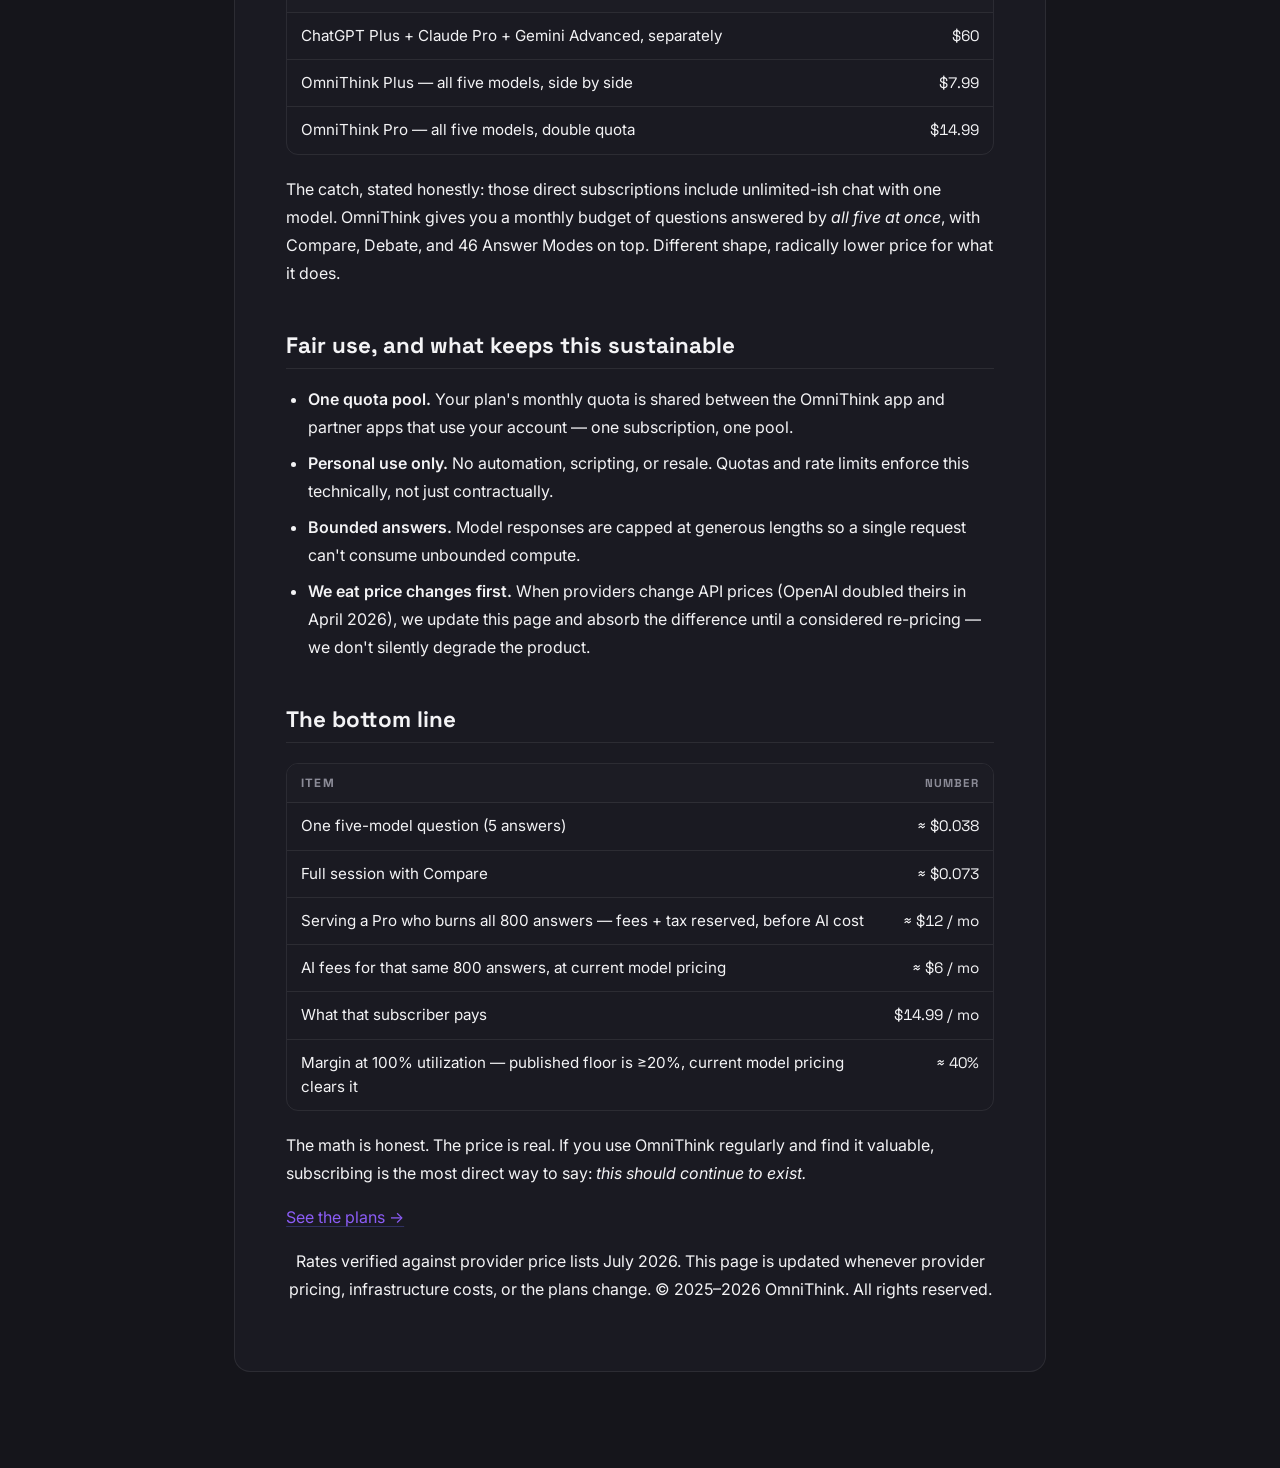
<file: pricing.html>
<!DOCTYPE html>
<html lang="en">
<head>
  <!-- Google tag (gtag.js) -->
  <script async src="https://www.googletagmanager.com/gtag/js?id=AW-18338473982"></script>
  <script>
    window.dataLayer = window.dataLayer || [];
    function gtag(){dataLayer.push(arguments);}
    gtag('js', new Date());

    gtag('config', 'AW-18338473982');
  </script>
  <meta charset="UTF-8" />
  <meta name="viewport" content="width=device-width, initial-scale=1.0" />
  <title>OmniThink Pricing, Explained — Full Cost Transparency</title>
  <meta name="description" content="What OmniThink actually costs to run — per-question AI API fees across five models, infrastructure, payment fees — and exactly how the Plus ($7.99) and Pro ($14.99) prices are derived. No hidden margin." />
  <link rel="icon" type="image/png" href="favicon-32.png" />
  <link rel="apple-touch-icon" href="apple-touch-icon.png" />
  <link rel="canonical" href="https://about.omnithink.io/pricing.html" />
  <meta name="theme-color" content="#08080c" />

  <!-- Open Graph / social -->
  <meta property="og:type" content="website" />
  <meta property="og:site_name" content="OmniThink" />
  <meta property="og:url" content="https://about.omnithink.io/pricing.html" />
  <meta property="og:title" content="OmniThink Pricing, Explained" />
  <meta property="og:description" content="Line by line: what one question costs across five AI models, what the infrastructure costs, and how the $7.99 and $14.99 prices are derived. No hidden margin." />
  <meta property="og:image" content="https://about.omnithink.io/omnithink-logo.png" />
  <meta name="twitter:card" content="summary" />
  <meta name="twitter:title" content="OmniThink Pricing, Explained" />
  <meta name="twitter:description" content="What it actually costs to answer one question with five AI models — and how OmniThink's prices are derived from it." />
  <meta name="twitter:image" content="https://about.omnithink.io/omnithink-logo.png" />

  <link rel="preconnect" href="https://fonts.googleapis.com" />
  <link rel="preconnect" href="https://fonts.gstatic.com" crossorigin />
  <link href="https://fonts.googleapis.com/css2?family=Inter:wght@300;400;500;600;700;800;900&family=Space+Grotesk:wght@300;400;500;600;700&display=swap" rel="stylesheet" />
  <link rel="stylesheet" href="style.css" />
  <link rel="stylesheet" href="omnithink.css" />
  <style>
    .legal-page {
      padding: 140px 0 96px;
      background: var(--bg-2);
      min-height: 100vh;
    }
    .legal-wrap { max-width: 860px; margin: 0 auto; padding: 0 24px; }
    .legal-back {
      display: inline-flex; align-items: center; gap: 8px;
      color: var(--muted); text-decoration: none;
      font-size: 0.9rem; font-weight: 500;
      margin-bottom: 32px;
      transition: var(--transition);
    }
    .legal-back:hover { color: var(--indigo); }
    .legal-eyebrow {
      display: inline-block;
      font-size: 0.75rem; font-weight: 700; letter-spacing: 0.18em;
      text-transform: uppercase; color: var(--indigo);
      background: rgba(99,102,241,0.08);
      padding: 6px 12px; border-radius: 999px;
      margin-bottom: 16px;
    }
    .legal-title {
      font-family: 'Space Grotesk', sans-serif;
      font-size: clamp(2rem, 4vw, 3rem);
      font-weight: 700; line-height: 1.15;
      color: var(--text); margin: 0 0 12px;
    }
    .legal-meta { color: var(--muted); font-size: 0.95rem; margin-bottom: 40px; }
    .legal-prose {
      background: var(--bg-card);
      border: 1px solid var(--border);
      border-radius: 16px;
      padding: clamp(28px, 4vw, 56px);
    }
    .legal-prose p, .legal-prose li { color: var(--text); font-size: 1rem; line-height: 1.75; }
    .legal-prose p { margin: 0 0 16px; }
    .legal-prose strong { color: var(--text); font-weight: 600; }
    .legal-prose section { margin-top: 44px; }
    .legal-prose section:first-of-type { margin-top: 0; }
    .legal-prose h2 {
      font-family: 'Space Grotesk', sans-serif;
      font-size: 1.4rem; font-weight: 700; line-height: 1.3;
      color: var(--text); margin: 0 0 16px;
      padding-bottom: 8px;
      border-bottom: 1px solid var(--border);
    }
    .legal-prose h3 {
      font-family: 'Space Grotesk', sans-serif;
      font-size: 1.05rem; font-weight: 600; color: var(--text);
      margin: 28px 0 12px;
    }
    .legal-prose ul { padding-left: 22px; margin: 0 0 16px; }
    .legal-prose ul li { margin-bottom: 8px; }
    .legal-prose a {
      color: var(--indigo); text-decoration: underline;
      text-underline-offset: 3px;
      text-decoration-color: rgba(99,102,241,0.3);
    }
    .legal-prose a:hover { text-decoration-color: var(--indigo); }
    .legal-copyright { color: var(--muted); font-size: 0.85rem; text-align: center; margin-top: 40px; }

    /* Cost tables */
    .cost-tablewrap { overflow-x: auto; margin: 20px 0; border: 1px solid var(--border); border-radius: 12px; }
    .cost-table { border-collapse: collapse; width: 100%; font-size: 0.95rem; }
    .cost-table th {
      text-align: left; font-size: 0.72rem; letter-spacing: 0.1em; text-transform: uppercase;
      color: var(--muted); font-weight: 700; padding: 10px 14px;
      background: var(--bg-3); border-bottom: 1px solid var(--border); white-space: nowrap;
    }
    .cost-table td { padding: 11px 14px; border-bottom: 1px solid var(--border); color: var(--text); vertical-align: top; }
    .cost-table tr:last-child td { border-bottom: none; }
    .cost-table td.num, .cost-table th.num {
      text-align: right; font-variant-numeric: tabular-nums; white-space: nowrap;
      font-family: 'Space Grotesk', monospace;
    }
    .cost-table tr.total td { font-weight: 700; background: rgba(99,102,241,0.06); }
    .cost-callout {
      border-left: 3px solid var(--indigo);
      background: rgba(99,102,241,0.07);
      padding: 14px 18px; margin: 20px 0; border-radius: 0 10px 10px 0;
      color: var(--text); font-size: 0.98rem; line-height: 1.7;
    }
  </style>
</head>
<body class="theme-omnithink">

  <nav id="navbar">
    <div class="nav-container">
      <a href="index.html" class="logo">
        <img src="omnithink-logo.png" alt="OmniThink" class="logo-img" style="height:34px;width:auto;border-radius:8px;" />
      </a>
      <ul class="nav-links">
        <li><a href="index.html#features">Features</a></li>
        <li><a href="index.html#how">How It Works</a></li>
        <li><a href="index.html#pricing" aria-current="page">Pricing</a></li>
        <li><a href="index.html#founders">Founders</a></li>
        <li><a href="privacy.html">Privacy</a></li>
      </ul>
      <button class="menu-toggle" id="menuToggle">
        <span></span><span></span><span></span>
      </button>
    </div>
  </nav>

  <main class="legal-page">
    <div class="legal-wrap">
      <a href="index.html" class="legal-back">
        <svg width="14" height="14" viewBox="0 0 20 20" fill="currentColor"><path fill-rule="evenodd" d="M12.707 5.293a1 1 0 010 1.414L9.414 10l3.293 3.293a1 1 0 01-1.414 1.414l-4-4a1 1 0 010-1.414l4-4a1 1 0 011.414 0z" clip-rule="evenodd"/></svg>
        Back to OmniThink
      </a>
      <span class="legal-eyebrow">OmniThink</span>
      <h1 class="legal-title">Pricing, Explained</h1>
      <p class="legal-meta">What you pay, what it actually costs, and why. Not a sales page — just the numbers.</p>

      <article class="legal-prose">

        <section>
          <h2>Why we show you this</h2>
          <p>Most software companies hide their costs. They don't want you to know the margin, or how much the AI APIs actually cost, or how much of your subscription goes to cloud infrastructure versus the vendor's pocket. Opacity is the default, and it is usually intentional.</p>
          <p>We do the opposite. This page shows, line by line, what it costs to run OmniThink — the AI API bills, the infrastructure, the payment fees — and exactly how the prices are derived from those costs. We do it because we think you deserve to know, and because the only way to ask for your support honestly is to first show you what you are supporting.</p>
        </section>

        <section>
          <h2>What one question costs us</h2>
          <p>When you ask a question, it is sent to all five models at the same moment. Every token each model reads and writes is billed to us at that provider's published API rate. A typical question is about <strong>800 tokens in</strong> (your question plus any active Answer Modes) and <strong>600 tokens out</strong> per model. At the current rates (verified September&nbsp;2026, current model generation):</p>

          <div class="cost-tablewrap">
            <table class="cost-table">
              <tr><th>Model</th><th>Provider</th><th class="num">Input /1M</th><th class="num">Output /1M</th><th class="num">Per answer</th></tr>
              <tr><td>ChatGPT (GPT-6)</td><td>OpenAI</td><td class="num">$2.00</td><td class="num">$10.00</td><td class="num">$0.0076</td></tr>
              <tr><td>Claude (Opus 5.5)</td><td>Anthropic</td><td class="num">$4.00</td><td class="num">$20.00</td><td class="num">$0.0152</td></tr>
              <tr><td>Gemini (3.1 Pro)</td><td>Google</td><td class="num">$2.00</td><td class="num">$12.00</td><td class="num">$0.0088</td></tr>
              <tr><td>Grok (4.7)</td><td>xAI</td><td class="num">$2.00</td><td class="num">$6.00</td><td class="num">$0.0052</td></tr>
              <tr><td>DeepSeek (Flash, V4.1)</td><td>DeepSeek</td><td class="num">$0.30</td><td class="num">$1.20</td><td class="num">$0.0010</td></tr>
              <tr class="total"><td colspan="4">All five models, one question</td><td class="num">≈ $0.038</td></tr>
            </table>
          </div>

          <p>Running <strong>Compare</strong>, <strong>Verdict</strong> or <strong>Meta-Answer</strong> afterwards is a sixth call — Claude reads all five answers (≈4,800 tokens in, 800 out) and synthesises them: about <strong>$0.035</strong> more. So a full session — five models plus a Compare — costs us roughly <strong>7&nbsp;cents</strong> in raw AI fees. Answer Modes lengthen the input; multi-round Debate re-sends the growing transcript each round and can cost several times more per question.</p>
        </section>

        <section>
          <h2>What it costs to keep the lights on</h2>
          <p>Behind every question there is production infrastructure running continuously, whether anyone is using it or not:</p>
          <div class="cost-tablewrap">
            <table class="cost-table">
              <tr><th>Component</th><th class="num">Monthly</th></tr>
              <tr><td>API backend, security gateway, cache, database, CDN, monitoring, key vault (Azure)</td><td class="num">$62–102</td></tr>
              <tr><td>Analytics, email, domains, certificates</td><td class="num">$8–13</td></tr>
              <tr class="total"><td>Baseline before a single question is asked</td><td class="num">≈ $70–115</td></tr>
            </table>
          </div>
          <p>Plus payment processing (Stripe keeps 2.9% + $0.30 of every charge: 53¢ of a Plus payment, 73¢ of a Pro payment) and tax on revenue.</p>
        </section>

        <section>
          <h2>The plans, and how the prices were derived</h2>
          <div class="cost-tablewrap">
            <table class="cost-table">
              <tr><th>Plan</th><th class="num">Price</th><th class="num">Frontier answers</th><th>Who it's for</th></tr>
              <tr><td>Guest</td><td class="num">$0</td><td class="num">15 / day</td><td>Try it with zero friction — no account.</td></tr>
              <tr><td>Free account</td><td class="num">$0</td><td class="num">100 / month</td><td>Occasional use, full feature access.</td></tr>
              <tr><td><strong>Plus</strong></td><td class="num"><strong>$7.99 / mo</strong></td><td class="num">400 / month</td><td>Regular use across all five models.</td></tr>
              <tr><td><strong>Pro</strong></td><td class="num"><strong>$14.99 / mo</strong></td><td class="num">800 / month</td><td>Daily serious use; double the headroom.</td></tr>
            </table>
          </div>

          <p>First, the unit. Since July 2026 we meter the fairest way we know: <strong>one answer = one model's reply, and you are charged exactly the answers you request.</strong> Ask all five models and that's 5 answers; ask one and it's 1 — lighter questions stretch your plan further. A Compare or Meta-answer costs 1; a Debate costs one per model per round plus the conclusion. (When another service advertises thousands of "messages," check whether they mean one reply from one lightweight model. Every Omnithink answer is a frontier model.)</p>

          <p>The derivation is straightforward, and now it closes. Take Pro: of $14.99, Stripe takes $0.73 and we provision 15% for tax, leaving about <strong>$12</strong>. A subscriber who burns the entire 800-answer quota costs about <strong>$6 in AI fees</strong> at current model pricing (GPT-6 and Claude Opus 5.5 both came in cheaper than the model generation they replaced). Plans are sized to a published rule — <strong>even at 100% utilization, at least a 20% margin must remain</strong> — because the earlier versions of this page had to admit that a maxed-out subscriber cost more than they paid, with the founder absorbing the difference. That floor is unchanged, but current model pricing clears it with real room to spare: about <strong>40% margin</strong> at full burn, not just the 20% minimum. The margin funds the infrastructure above and the free tiers below, and there is still no hidden multiple on top — the whole formula is on this page.</p>

          <p>The same holds for Plus at its 400-answer scale (about 40% margin at full burn, up from the 22% this page quoted before the latest model generation). Free tiers are funded by the paid ones: a free account costs us at most about a dollar a month, and a guest a few cents a day — that is the marketing budget, spent on you trying the product instead of on ads.</p>

          <p>Past your plan there's no wall: <strong>Omnis</strong>, our prepaid coins, cover overflow. 100 Omnis = $1; an answer burns its real AI cost × 4, stated exactly that plainly in the app. They never expire, you can earn them free (signing up, referrals, promos), and subscriptions remain the better per-answer deal — Omnis price flexibility, not loyalty.</p>

          <div class="cost-callout">
            <strong>Until July 2026 the price was $2.99.</strong> At that price a typical engaged subscriber cost roughly $17–20 a month to serve — the founder personally absorbed the difference. The re-pricing didn't add margin padding; it moved the price from far below cost to approximately at cost. Existing $2.99 subscribers were grandfathered: they keep their price and the full Pro quota (now 800 answers/month) for as long as their subscription stays active.
          </div>

          <h3>Compared with subscribing directly</h3>
          <div class="cost-tablewrap">
            <table class="cost-table">
              <tr><th>What you could pay instead</th><th class="num">Monthly</th></tr>
              <tr><td>ChatGPT Plus + Claude Pro + Gemini Advanced, separately</td><td class="num">$60</td></tr>
              <tr><td>OmniThink Plus — all five models, side by side</td><td class="num">$7.99</td></tr>
              <tr><td>OmniThink Pro — all five models, double quota</td><td class="num">$14.99</td></tr>
            </table>
          </div>
          <p>The catch, stated honestly: those direct subscriptions include unlimited-ish chat with one model. OmniThink gives you a monthly budget of questions answered by <em>all five at once</em>, with Compare, Debate, and 46 Answer Modes on top. Different shape, radically lower price for what it does.</p>
        </section>

        <section>
          <h2>Fair use, and what keeps this sustainable</h2>
          <ul>
            <li><strong>One quota pool.</strong> Your plan's monthly quota is shared between the OmniThink app and partner apps that use your account — one subscription, one pool.</li>
            <li><strong>Personal use only.</strong> No automation, scripting, or resale. Quotas and rate limits enforce this technically, not just contractually.</li>
            <li><strong>Bounded answers.</strong> Model responses are capped at generous lengths so a single request can't consume unbounded compute.</li>
            <li><strong>We eat price changes first.</strong> When providers change API prices (OpenAI doubled theirs in April 2026), we update this page and absorb the difference until a considered re-pricing — we don't silently degrade the product.</li>
          </ul>
        </section>

        <section>
          <h2>The bottom line</h2>
          <div class="cost-tablewrap">
            <table class="cost-table">
              <tr><th>Item</th><th class="num">Number</th></tr>
              <tr><td>One five-model question (5 answers)</td><td class="num">≈ $0.038</td></tr>
              <tr><td>Full session with Compare</td><td class="num">≈ $0.073</td></tr>
              <tr><td>Serving a Pro who burns all 800 answers — fees + tax reserved, before AI cost</td><td class="num">≈ $12 / mo</td></tr>
              <tr><td>AI fees for that same 800 answers, at current model pricing</td><td class="num">≈ $6 / mo</td></tr>
              <tr><td>What that subscriber pays</td><td class="num">$14.99 / mo</td></tr>
              <tr><td>Margin at 100% utilization — published floor is ≥20%, current model pricing clears it</td><td class="num">≈ 40%</td></tr>
            </table>
          </div>
          <p>The math is honest. The price is real. If you use OmniThink regularly and find it valuable, subscribing is the most direct way to say: <em>this should continue to exist.</em></p>
          <p><a href="index.html#pricing">See the plans →</a></p>
        </section>

        <p class="legal-copyright">Rates verified against provider price lists July 2026. This page is updated whenever provider pricing, infrastructure costs, or the plans change. © 2025–2026 OmniThink. All rights reserved.</p>
      </article>
    </div>
  </main>

  <script src="app.js"></script>
</body>
</html>
</file>
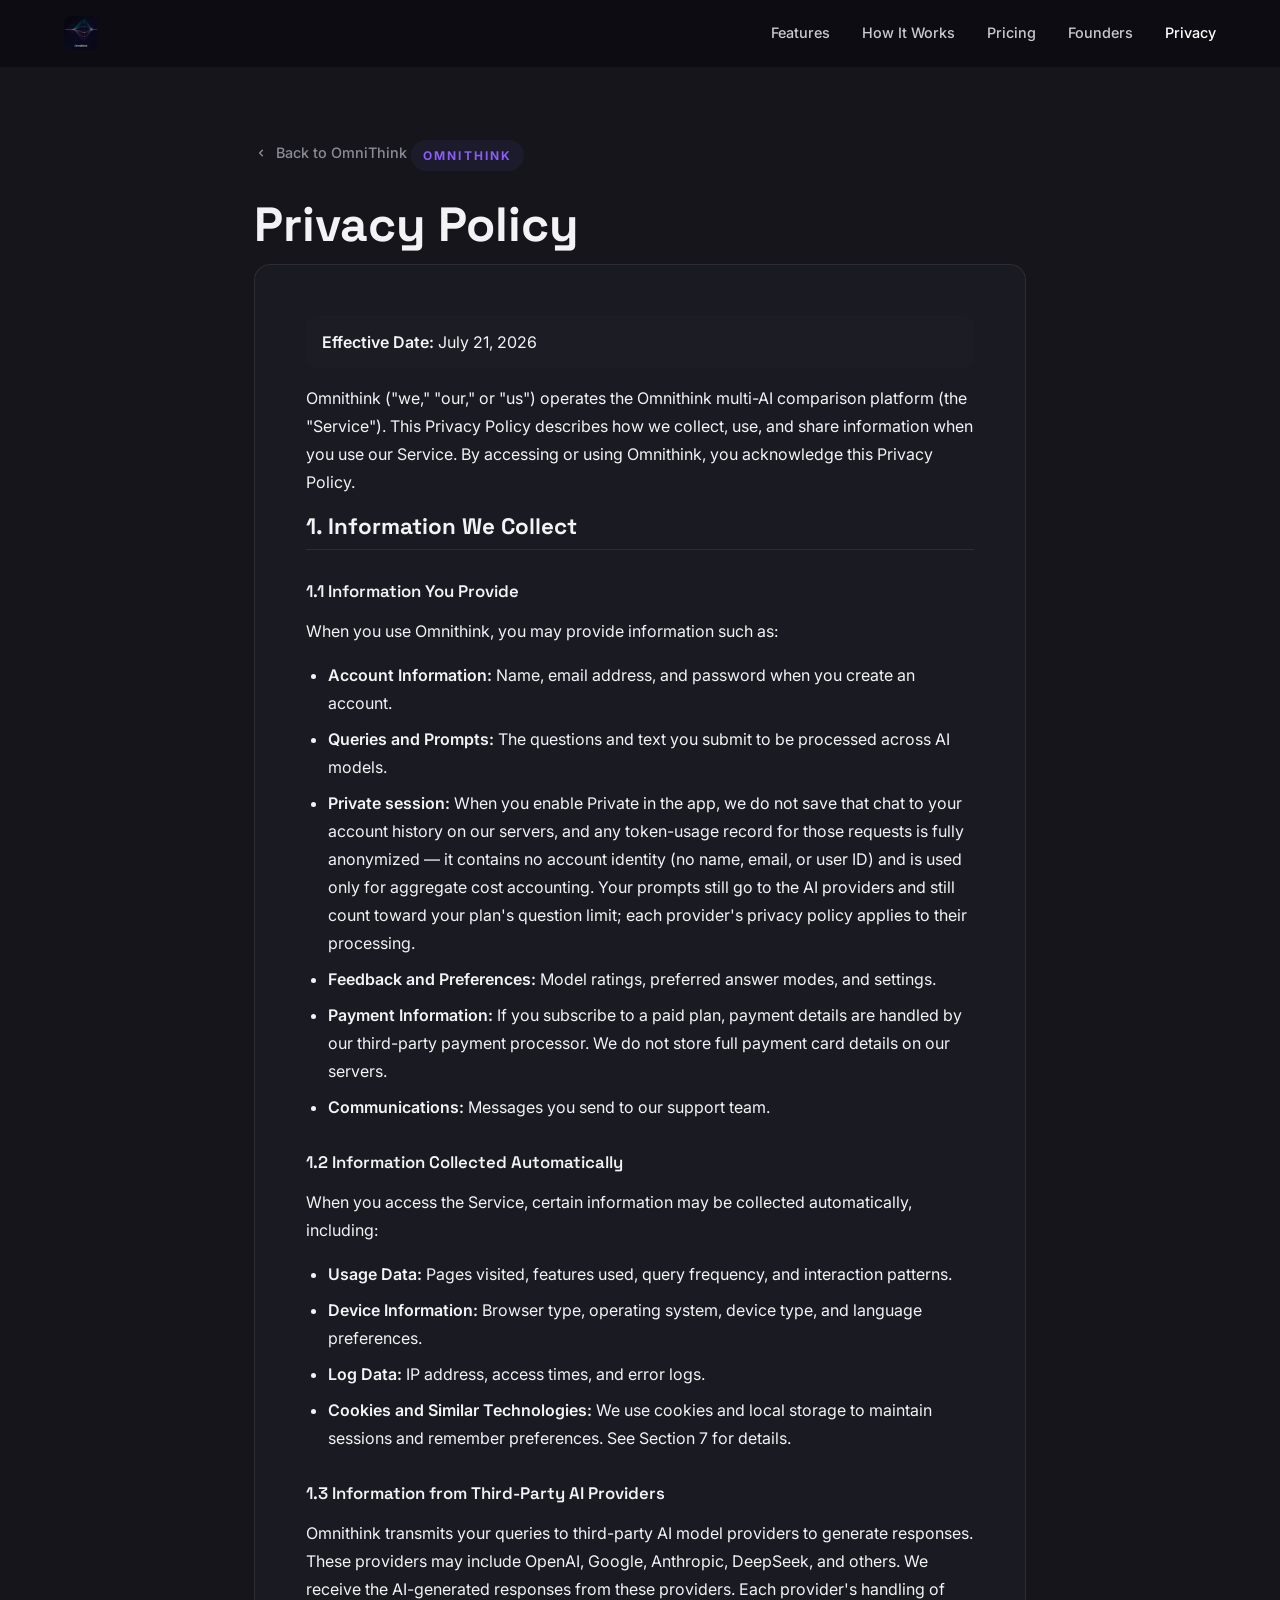
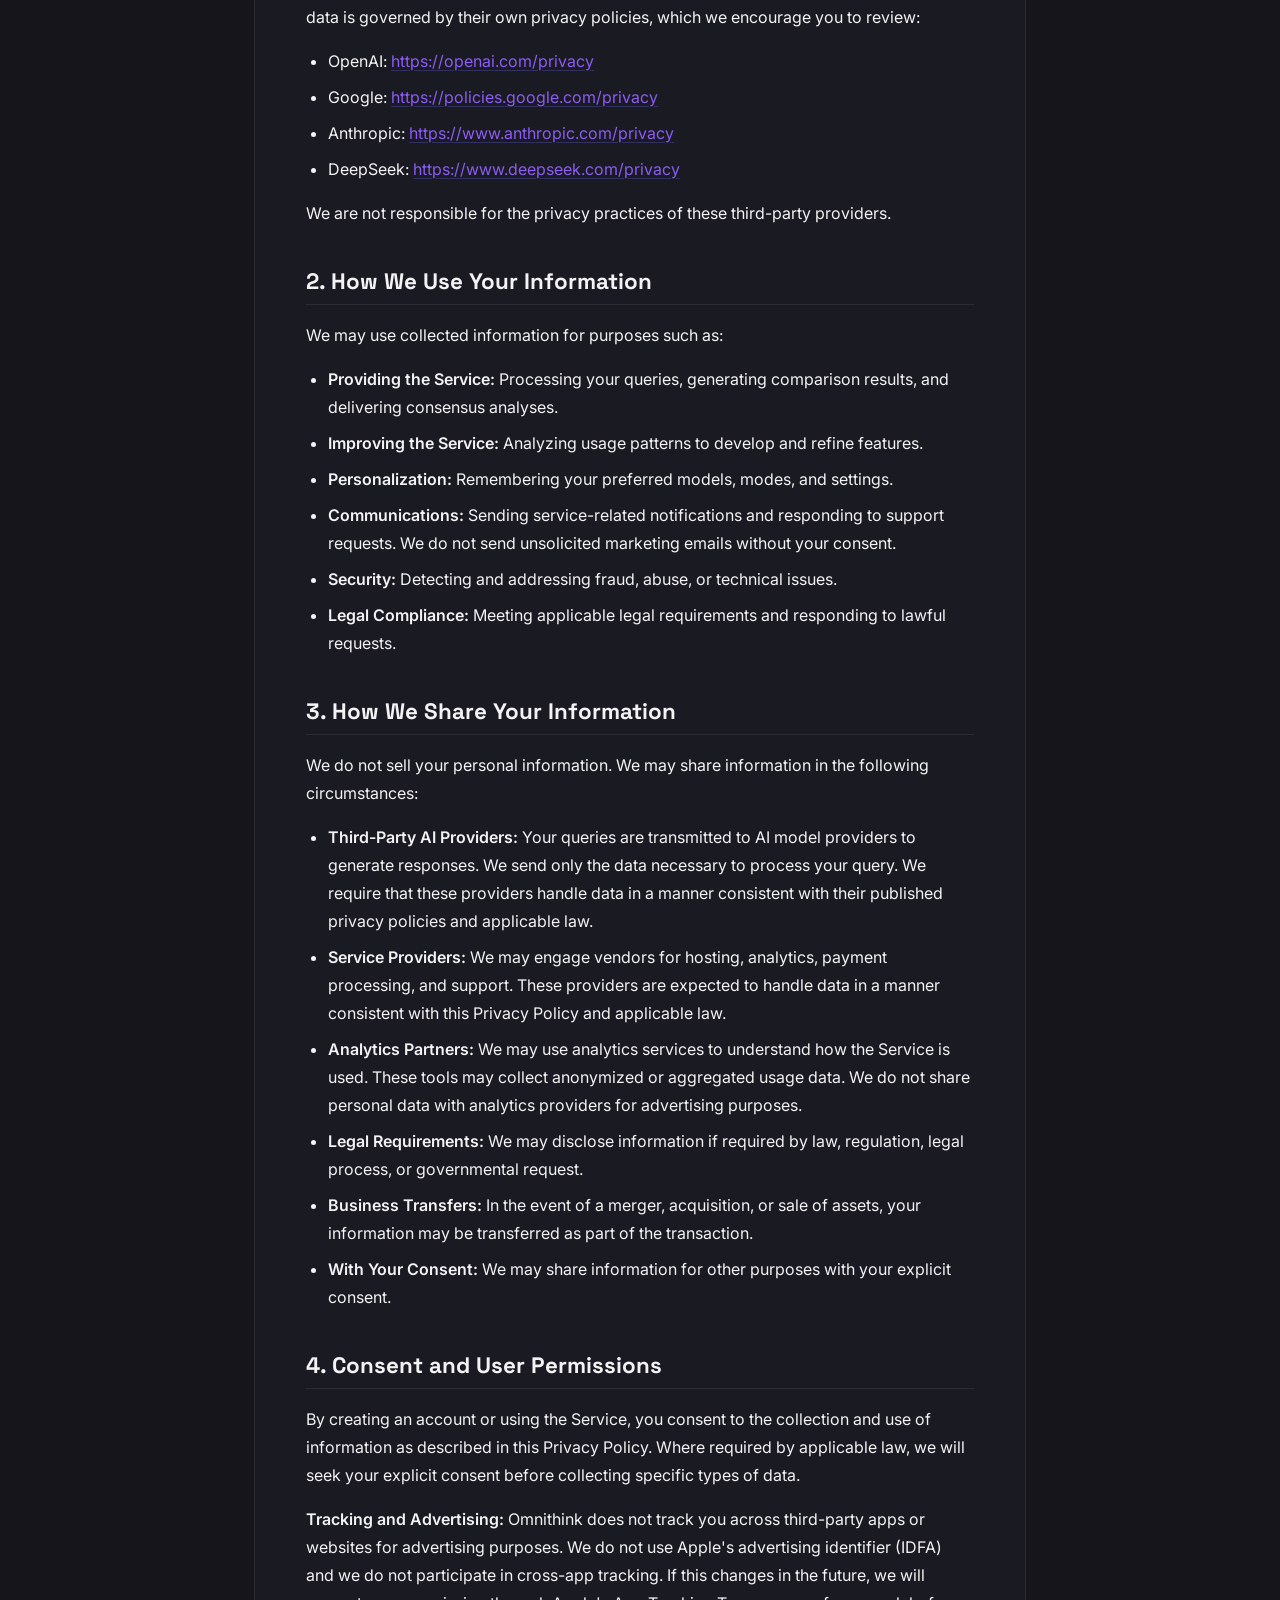
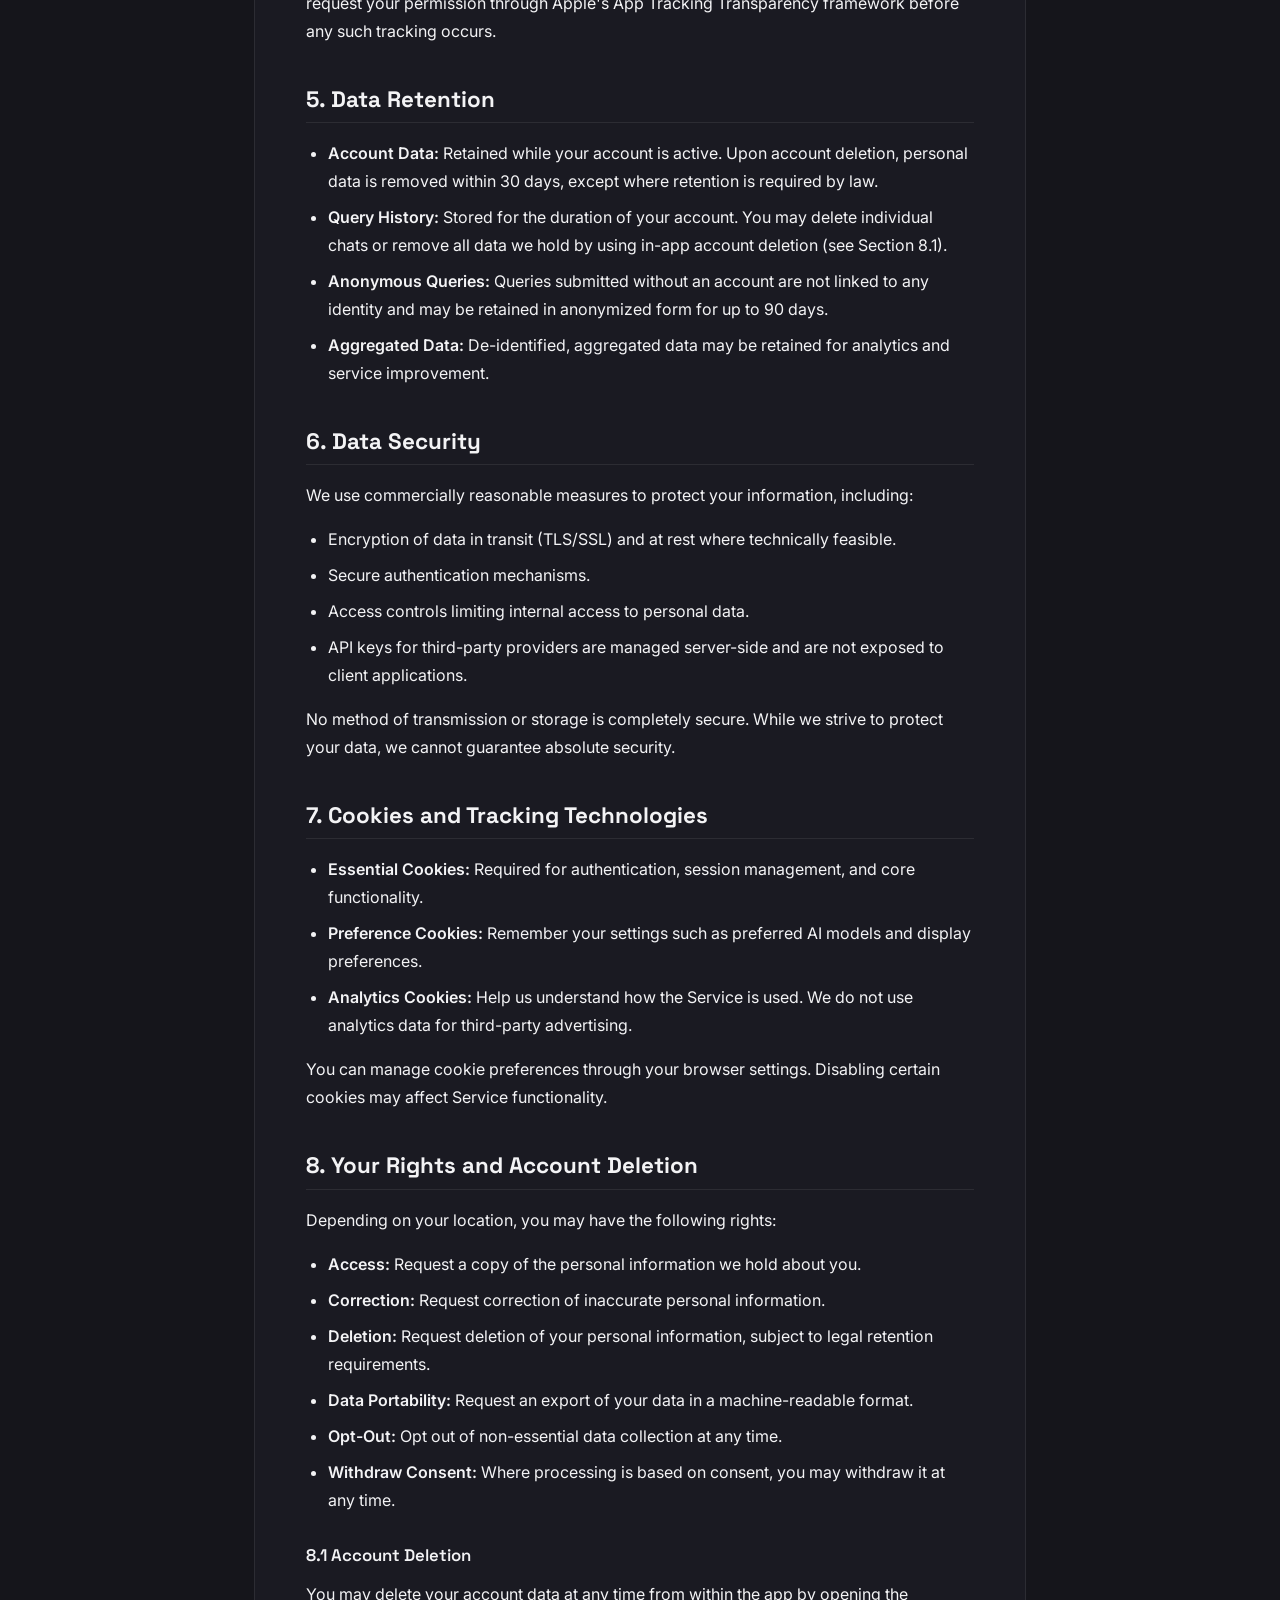
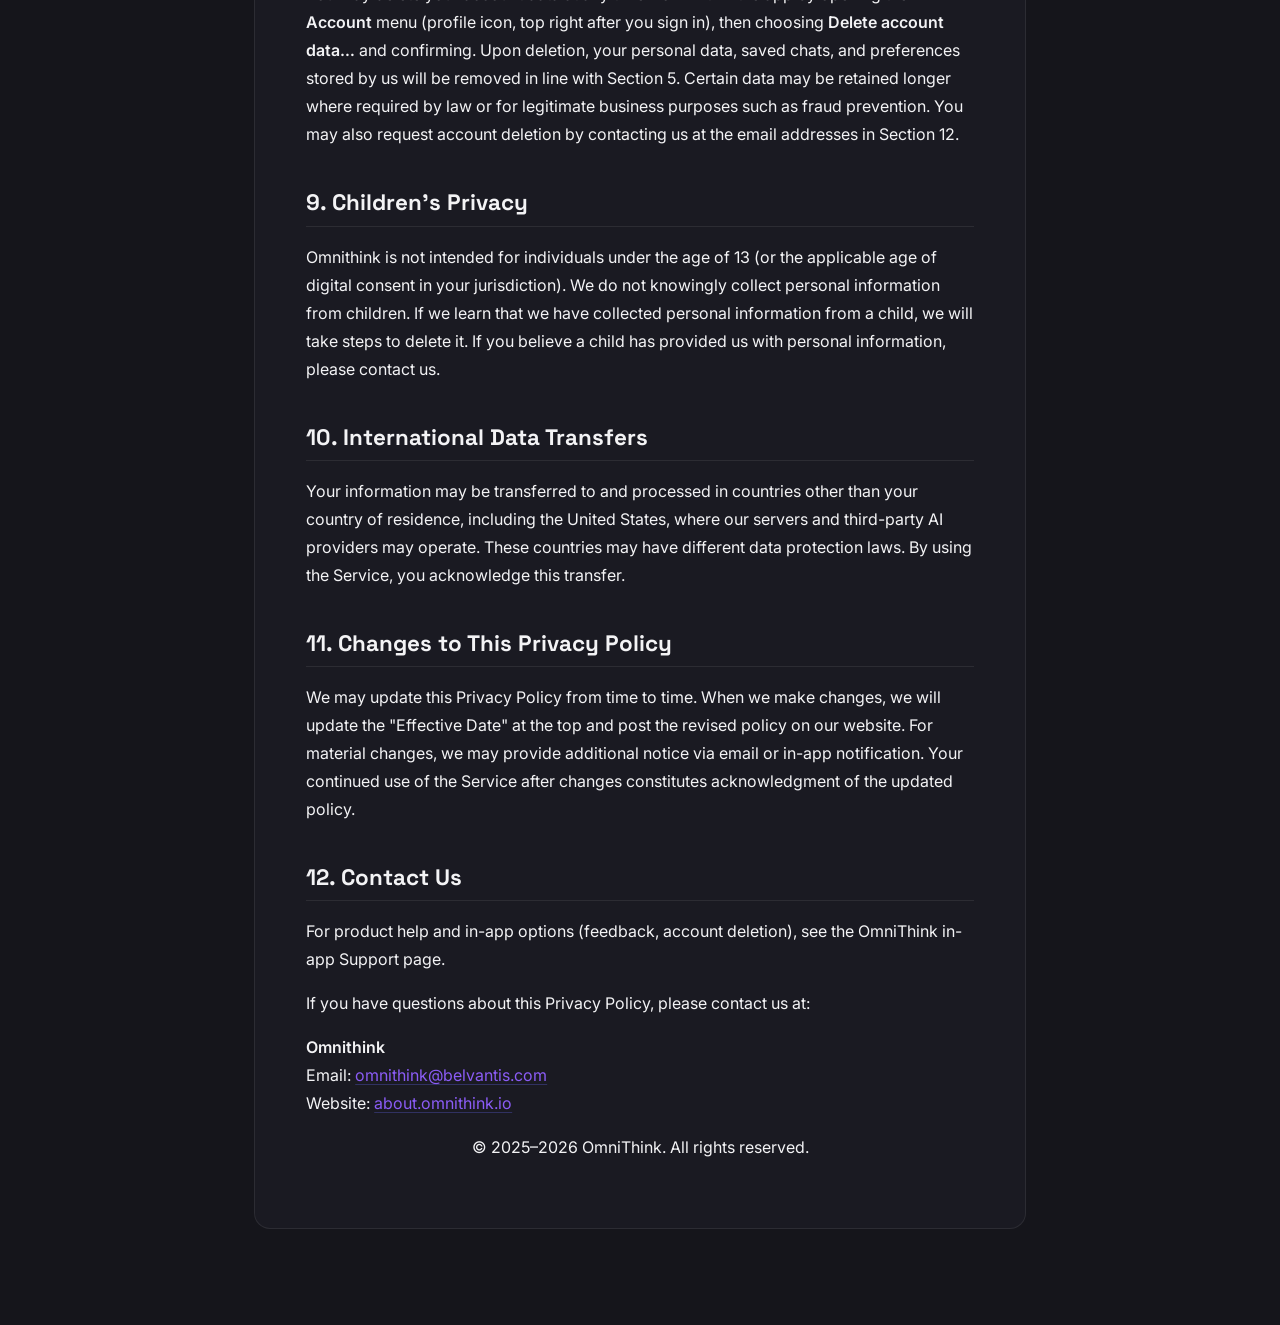
<file: privacy.html>
<!DOCTYPE html>
<html lang="en">
<head>
  <!-- Google tag (gtag.js) -->
  <script async src="https://www.googletagmanager.com/gtag/js?id=AW-18338473982"></script>
  <script>
    window.dataLayer = window.dataLayer || [];
    function gtag(){dataLayer.push(arguments);}
    gtag('js', new Date());

    gtag('config', 'AW-18338473982');
  </script>
  <meta charset="UTF-8" />
  <meta name="viewport" content="width=device-width, initial-scale=1.0" />
  <title>OmniThink Privacy Policy</title>
  <meta name="description" content="OmniThink privacy policy. How OmniThink collects, uses, and shares information when you use the OmniThink multi-AI comparison platform." />
  <link rel="icon" type="image/png" href="favicon-32.png" />
  <link rel="canonical" href="https://about.omnithink.io/privacy.html" />
  <link rel="preconnect" href="https://fonts.googleapis.com" />
  <link rel="preconnect" href="https://fonts.gstatic.com" crossorigin />
  <link href="https://fonts.googleapis.com/css2?family=Inter:wght@300;400;500;600;700;800;900&family=Space+Grotesk:wght@300;400;500;600;700&display=swap" rel="stylesheet" />
  <link rel="stylesheet" href="style.css" />
  <link rel="stylesheet" href="omnithink.css" />
  <style>
    .legal-page {
      padding: 140px 0 96px;
      background: var(--bg-2);
      min-height: 100vh;
    }
    .legal-wrap { max-width: 820px; margin: 0 auto; padding: 0 24px; }
    .legal-back {
      display: inline-flex; align-items: center; gap: 8px;
      color: var(--muted); text-decoration: none;
      font-size: 0.9rem; font-weight: 500;
      margin-bottom: 32px;
      transition: var(--transition);
    }
    .legal-back:hover { color: var(--indigo); }
    .legal-eyebrow {
      display: inline-block;
      font-size: 0.75rem; font-weight: 700; letter-spacing: 0.18em;
      text-transform: uppercase; color: var(--indigo);
      background: rgba(99,102,241,0.08);
      padding: 6px 12px; border-radius: 999px;
      margin-bottom: 16px;
    }
    .legal-title {
      font-family: 'Space Grotesk', sans-serif;
      font-size: clamp(2rem, 4vw, 3rem);
      font-weight: 700; line-height: 1.15;
      color: var(--text); margin: 0 0 12px;
    }
    .legal-meta {
      color: var(--muted); font-size: 0.95rem; margin-bottom: 40px;
    }
    .legal-prose {
      background: var(--bg-card);
      border: 1px solid var(--border);
      border-radius: 16px;
      padding: clamp(28px, 4vw, 56px);
    }
    .legal-prose p, .legal-prose li {
      color: var(--text); font-size: 1rem; line-height: 1.75;
    }
    .legal-prose p { margin: 0 0 16px; }
    .legal-prose strong { color: var(--text); font-weight: 600; }
    .legal-prose section { margin-top: 40px; }
    .legal-prose section:first-of-type { margin-top: 0; }
    .legal-prose h2 {
      font-family: 'Space Grotesk', sans-serif;
      font-size: 1.4rem; font-weight: 700; line-height: 1.3;
      color: var(--text); margin: 0 0 16px;
      padding-bottom: 8px;
      border-bottom: 1px solid var(--border);
    }
    .legal-prose h3 {
      font-family: 'Space Grotesk', sans-serif;
      font-size: 1.05rem; font-weight: 600; color: var(--text);
      margin: 28px 0 12px;
    }
    .legal-prose ul {
      padding-left: 22px; margin: 0 0 16px;
    }
    .legal-prose ul li { margin-bottom: 8px; }
    .legal-prose a {
      color: var(--indigo); text-decoration: underline;
      text-underline-offset: 3px;
      text-decoration-color: rgba(99,102,241,0.3);
    }
    .legal-prose a:hover { text-decoration-color: var(--indigo); }
    .legal-effective {
      color: var(--muted); font-size: 0.95rem;
      padding: 12px 16px; background: var(--bg-3);
      border-radius: 10px; margin-bottom: 24px;
    }
    .legal-copyright {
      color: var(--muted); font-size: 0.85rem;
      text-align: center; margin-top: 40px;
    }
  </style>
</head>
<body class="theme-omnithink">

  <nav id="navbar">
    <div class="nav-container">
      <a href="index.html" class="logo">
        <img src="omnithink-logo.png" alt="OmniThink" class="logo-img" style="height:34px;width:auto;border-radius:8px;" />
      </a>
      <ul class="nav-links">
        <li><a href="index.html#features">Features</a></li>
        <li><a href="index.html#how">How It Works</a></li>
        <li><a href="index.html#pricing">Pricing</a></li>
        <li><a href="index.html#founders">Founders</a></li>
        <li><a href="privacy.html" aria-current="page">Privacy</a></li>
      </ul>
      <button class="menu-toggle" id="menuToggle">
        <span></span><span></span><span></span>
      </button>
    </div>
  </nav>

  <main class="legal-page">
    <div class="legal-wrap">
      <a href="index.html" class="legal-back">
        <svg width="14" height="14" viewBox="0 0 20 20" fill="currentColor"><path fill-rule="evenodd" d="M12.707 5.293a1 1 0 010 1.414L9.414 10l3.293 3.293a1 1 0 01-1.414 1.414l-4-4a1 1 0 010-1.414l4-4a1 1 0 011.414 0z" clip-rule="evenodd"/></svg>
        Back to OmniThink
      </a>
      <span class="legal-eyebrow">OmniThink</span>
      <h1 class="legal-title">Privacy Policy</h1>

      <article class="legal-prose">
        <p class="legal-effective"><strong>Effective Date:</strong> July 21, 2026</p>

        <p>Omnithink ("we," "our," or "us") operates the Omnithink multi-AI comparison platform (the "Service"). This Privacy Policy describes how we collect, use, and share information when you use our Service. By accessing or using Omnithink, you acknowledge this Privacy Policy.</p>

        <section>
          <h2>1. Information We Collect</h2>
          <h3>1.1 Information You Provide</h3>
          <p>When you use Omnithink, you may provide information such as:</p>
          <ul>
            <li><strong>Account Information:</strong> Name, email address, and password when you create an account.</li>
            <li><strong>Queries and Prompts:</strong> The questions and text you submit to be processed across AI models.</li>
            <li><strong>Private session:</strong> When you enable Private in the app, we do not save that chat to your account history on our servers, and any token-usage record for those requests is fully anonymized — it contains no account identity (no name, email, or user ID) and is used only for aggregate cost accounting. Your prompts still go to the AI providers and still count toward your plan's question limit; each provider's privacy policy applies to their processing.</li>
            <li><strong>Feedback and Preferences:</strong> Model ratings, preferred answer modes, and settings.</li>
            <li><strong>Payment Information:</strong> If you subscribe to a paid plan, payment details are handled by our third-party payment processor. We do not store full payment card details on our servers.</li>
            <li><strong>Communications:</strong> Messages you send to our support team.</li>
          </ul>

          <h3>1.2 Information Collected Automatically</h3>
          <p>When you access the Service, certain information may be collected automatically, including:</p>
          <ul>
            <li><strong>Usage Data:</strong> Pages visited, features used, query frequency, and interaction patterns.</li>
            <li><strong>Device Information:</strong> Browser type, operating system, device type, and language preferences.</li>
            <li><strong>Log Data:</strong> IP address, access times, and error logs.</li>
            <li><strong>Cookies and Similar Technologies:</strong> We use cookies and local storage to maintain sessions and remember preferences. See Section 7 for details.</li>
          </ul>

          <h3>1.3 Information from Third-Party AI Providers</h3>
          <p>Omnithink transmits your queries to third-party AI model providers to generate responses. These providers may include OpenAI, Google, Anthropic, DeepSeek, and others. We receive the AI-generated responses from these providers. Each provider's handling of data is governed by their own privacy policies, which we encourage you to review:</p>
          <ul>
            <li>OpenAI: <a href="https://openai.com/privacy" target="_blank" rel="noreferrer">https://openai.com/privacy</a></li>
            <li>Google: <a href="https://policies.google.com/privacy" target="_blank" rel="noreferrer">https://policies.google.com/privacy</a></li>
            <li>Anthropic: <a href="https://www.anthropic.com/privacy" target="_blank" rel="noreferrer">https://www.anthropic.com/privacy</a></li>
            <li>DeepSeek: <a href="https://www.deepseek.com/privacy" target="_blank" rel="noreferrer">https://www.deepseek.com/privacy</a></li>
          </ul>
          <p>We are not responsible for the privacy practices of these third-party providers.</p>
        </section>

        <section>
          <h2>2. How We Use Your Information</h2>
          <p>We may use collected information for purposes such as:</p>
          <ul>
            <li><strong>Providing the Service:</strong> Processing your queries, generating comparison results, and delivering consensus analyses.</li>
            <li><strong>Improving the Service:</strong> Analyzing usage patterns to develop and refine features.</li>
            <li><strong>Personalization:</strong> Remembering your preferred models, modes, and settings.</li>
            <li><strong>Communications:</strong> Sending service-related notifications and responding to support requests. We do not send unsolicited marketing emails without your consent.</li>
            <li><strong>Security:</strong> Detecting and addressing fraud, abuse, or technical issues.</li>
            <li><strong>Legal Compliance:</strong> Meeting applicable legal requirements and responding to lawful requests.</li>
          </ul>
        </section>

        <section>
          <h2>3. How We Share Your Information</h2>
          <p>We do not sell your personal information. We may share information in the following circumstances:</p>
          <ul>
            <li><strong>Third-Party AI Providers:</strong> Your queries are transmitted to AI model providers to generate responses. We send only the data necessary to process your query. We require that these providers handle data in a manner consistent with their published privacy policies and applicable law.</li>
            <li><strong>Service Providers:</strong> We may engage vendors for hosting, analytics, payment processing, and support. These providers are expected to handle data in a manner consistent with this Privacy Policy and applicable law.</li>
            <li><strong>Analytics Partners:</strong> We may use analytics services to understand how the Service is used. These tools may collect anonymized or aggregated usage data. We do not share personal data with analytics providers for advertising purposes.</li>
            <li><strong>Legal Requirements:</strong> We may disclose information if required by law, regulation, legal process, or governmental request.</li>
            <li><strong>Business Transfers:</strong> In the event of a merger, acquisition, or sale of assets, your information may be transferred as part of the transaction.</li>
            <li><strong>With Your Consent:</strong> We may share information for other purposes with your explicit consent.</li>
          </ul>
        </section>

        <section>
          <h2>4. Consent and User Permissions</h2>
          <p>By creating an account or using the Service, you consent to the collection and use of information as described in this Privacy Policy. Where required by applicable law, we will seek your explicit consent before collecting specific types of data.</p>
          <p><strong>Tracking and Advertising:</strong> Omnithink does not track you across third-party apps or websites for advertising purposes. We do not use Apple's advertising identifier (IDFA) and we do not participate in cross-app tracking. If this changes in the future, we will request your permission through Apple's App Tracking Transparency framework before any such tracking occurs.</p>
        </section>

        <section>
          <h2>5. Data Retention</h2>
          <ul>
            <li><strong>Account Data:</strong> Retained while your account is active. Upon account deletion, personal data is removed within 30 days, except where retention is required by law.</li>
            <li><strong>Query History:</strong> Stored for the duration of your account. You may delete individual chats or remove all data we hold by using in-app account deletion (see Section 8.1).</li>
            <li><strong>Anonymous Queries:</strong> Queries submitted without an account are not linked to any identity and may be retained in anonymized form for up to 90 days.</li>
            <li><strong>Aggregated Data:</strong> De-identified, aggregated data may be retained for analytics and service improvement.</li>
          </ul>
        </section>

        <section>
          <h2>6. Data Security</h2>
          <p>We use commercially reasonable measures to protect your information, including:</p>
          <ul>
            <li>Encryption of data in transit (TLS/SSL) and at rest where technically feasible.</li>
            <li>Secure authentication mechanisms.</li>
            <li>Access controls limiting internal access to personal data.</li>
            <li>API keys for third-party providers are managed server-side and are not exposed to client applications.</li>
          </ul>
          <p>No method of transmission or storage is completely secure. While we strive to protect your data, we cannot guarantee absolute security.</p>
        </section>

        <section>
          <h2>7. Cookies and Tracking Technologies</h2>
          <ul>
            <li><strong>Essential Cookies:</strong> Required for authentication, session management, and core functionality.</li>
            <li><strong>Preference Cookies:</strong> Remember your settings such as preferred AI models and display preferences.</li>
            <li><strong>Analytics Cookies:</strong> Help us understand how the Service is used. We do not use analytics data for third-party advertising.</li>
          </ul>
          <p>You can manage cookie preferences through your browser settings. Disabling certain cookies may affect Service functionality.</p>
        </section>

        <section>
          <h2>8. Your Rights and Account Deletion</h2>
          <p>Depending on your location, you may have the following rights:</p>
          <ul>
            <li><strong>Access:</strong> Request a copy of the personal information we hold about you.</li>
            <li><strong>Correction:</strong> Request correction of inaccurate personal information.</li>
            <li><strong>Deletion:</strong> Request deletion of your personal information, subject to legal retention requirements.</li>
            <li><strong>Data Portability:</strong> Request an export of your data in a machine-readable format.</li>
            <li><strong>Opt-Out:</strong> Opt out of non-essential data collection at any time.</li>
            <li><strong>Withdraw Consent:</strong> Where processing is based on consent, you may withdraw it at any time.</li>
          </ul>
          <h3>8.1 Account Deletion</h3>
          <p>You may delete your account data at any time from within the app by opening the <strong>Account</strong> menu (profile icon, top right after you sign in), then choosing <strong>Delete account data…</strong> and confirming. Upon deletion, your personal data, saved chats, and preferences stored by us will be removed in line with Section 5. Certain data may be retained longer where required by law or for legitimate business purposes such as fraud prevention. You may also request account deletion by contacting us at the email addresses in Section 12.</p>
        </section>

        <section>
          <h2>9. Children's Privacy</h2>
          <p>Omnithink is not intended for individuals under the age of 13 (or the applicable age of digital consent in your jurisdiction). We do not knowingly collect personal information from children. If we learn that we have collected personal information from a child, we will take steps to delete it. If you believe a child has provided us with personal information, please contact us.</p>
        </section>

        <section>
          <h2>10. International Data Transfers</h2>
          <p>Your information may be transferred to and processed in countries other than your country of residence, including the United States, where our servers and third-party AI providers may operate. These countries may have different data protection laws. By using the Service, you acknowledge this transfer.</p>
        </section>

        <section>
          <h2>11. Changes to This Privacy Policy</h2>
          <p>We may update this Privacy Policy from time to time. When we make changes, we will update the "Effective Date" at the top and post the revised policy on our website. For material changes, we may provide additional notice via email or in-app notification. Your continued use of the Service after changes constitutes acknowledgment of the updated policy.</p>
        </section>

        <section>
          <h2>12. Contact Us</h2>
          <p>For product help and in-app options (feedback, account deletion), see the OmniThink in-app Support page.</p>
          <p>If you have questions about this Privacy Policy, please contact us at:</p>
          <p>
            <strong>Omnithink</strong><br />
            Email: <a href="mailto:omnithink@belvantis.com">omnithink@belvantis.com</a><br />
            Website: <a href="https://about.omnithink.io" target="_blank" rel="noreferrer">about.omnithink.io</a>
          </p>
        </section>

        <p class="legal-copyright">© 2025–2026 OmniThink. All rights reserved.</p>
      </article>
    </div>
  </main>

  <script src="app.js"></script>
</body>
</html>
</file>
<file: style.css>
/* =============================================
   BELVANTIS — Light Theme
   ============================================= */

*, *::before, *::after { box-sizing: border-box; margin: 0; padding: 0; }

:root {
  --indigo:     #6366f1;
  --indigo-dark:#4f46e5;
  --sky:        #0ea5e9;
  --emerald:    #10b981;
  --violet:     #8b5cf6;
  --bg:         #ffffff;
  --bg-2:       #f8fafc;
  --bg-3:       #f1f5f9;
  --bg-card:    #ffffff;
  --border:     #e2e8f0;
  --text:       #0f172a;
  --muted:      #64748b;
  --shadow:     0 1px 3px rgba(0,0,0,0.08), 0 4px 16px rgba(0,0,0,0.06);
  --shadow-lg:  0 4px 24px rgba(0,0,0,0.10), 0 12px 48px rgba(0,0,0,0.08);
  --radius:     16px;
  --transition: 0.3s cubic-bezier(0.4,0,0.2,1);
}

html { scroll-behavior: smooth; }

body {
  font-family: 'Inter', sans-serif;
  background: var(--bg);
  color: var(--text);
  line-height: 1.6;
  overflow-x: hidden;
}

/* ---- Utility ---- */
.container { max-width: 1200px; margin: 0 auto; padding: 0 24px; }

.gradient-text {
  background: linear-gradient(135deg, var(--indigo) 0%, var(--sky) 100%);
  -webkit-background-clip: text;
  -webkit-text-fill-color: transparent;
  background-clip: text;
}

.section-tag {
  display: inline-block;
  font-size: 0.75rem; font-weight: 600; letter-spacing: 0.12em;
  text-transform: uppercase; color: var(--indigo);
  background: rgba(99,102,241,0.08);
  border: 1px solid rgba(99,102,241,0.2);
  padding: 6px 14px; border-radius: 999px; margin-bottom: 20px;
}

.section-header { text-align: center; margin-bottom: 64px; }
.section-title { font-family: 'Space Grotesk', sans-serif; font-size: clamp(2rem,4vw,3rem); font-weight: 700; line-height: 1.2; margin-bottom: 16px; }
.section-subtitle { color: var(--muted); font-size: 1.05rem; max-width: 560px; margin: 0 auto; }

/* ---- Buttons ---- */
.btn-primary {
  display: inline-flex; align-items: center; gap: 8px;
  background: linear-gradient(135deg, var(--indigo), var(--sky));
  color: white; font-weight: 600; font-size: 0.95rem;
  padding: 14px 28px; border-radius: 12px;
  border: none; cursor: pointer; text-decoration: none;
  transition: var(--transition); position: relative; overflow: hidden;
}
.btn-primary:hover { transform: translateY(-2px); box-shadow: 0 12px 32px rgba(99,102,241,0.35); }
.btn-icon { width: 18px; height: 18px; }
.btn-full { width: 100%; justify-content: center; }

.btn-secondary {
  display: inline-flex; align-items: center; gap: 8px;
  color: var(--text); font-weight: 500; font-size: 0.95rem;
  padding: 14px 28px; border-radius: 12px;
  border: 1px solid var(--border); background: var(--bg-card);
  cursor: pointer; text-decoration: none; transition: var(--transition);
  box-shadow: var(--shadow);
}
.btn-secondary:hover { background: var(--bg-3); transform: translateY(-2px); }

/* Candor-branded primary — matches OmniThink primary in size/weight, Candor in color. */
.btn-candor {
  display: inline-flex; align-items: center; gap: 8px;
  background: #1A1A1A; color: #F4EFE6;
  font-weight: 600; font-size: 0.95rem;
  padding: 14px 28px; border-radius: 12px;
  border: none; cursor: pointer; text-decoration: none;
  transition: var(--transition);
}
.btn-candor:hover { transform: translateY(-2px); box-shadow: 0 12px 32px rgba(26,26,26,0.35); background: #2C2C2C; }

/* =============================================
   NAVBAR
   ============================================= */
#navbar {
  position: fixed; top: 0; left: 0; right: 0; z-index: 1000;
  padding: 16px 0; background: rgba(255,255,255,0.9);
  backdrop-filter: blur(12px);
  border-bottom: 1px solid transparent;
  transition: var(--transition);
}
#navbar.scrolled {
  border-bottom-color: var(--border);
  box-shadow: 0 1px 12px rgba(0,0,0,0.06);
  padding: 12px 0;
}
.nav-container {
  max-width: 1200px; margin: 0 auto; padding: 0 24px;
  display: flex; align-items: center; justify-content: space-between;
}
.logo { display: flex; align-items: center; gap: 10px; text-decoration: none; color: inherit; }
.logo-img { height: 44px; width: auto; }
.logo-img-footer { height: 48px; }

.nav-links { list-style: none; display: flex; align-items: center; gap: 32px; }
.nav-links a { color: var(--muted); text-decoration: none; font-size: 0.9rem; font-weight: 500; transition: var(--transition); }
.nav-links a:hover { color: var(--text); }
.nav-cta {
  background: linear-gradient(135deg, var(--indigo), var(--sky)) !important;
  color: white !important;
  padding: 8px 20px; border-radius: 8px;
}
.nav-cta:hover { opacity: 0.9; transform: translateY(-1px); box-shadow: 0 8px 20px rgba(99,102,241,0.3); }

.menu-toggle { display: none; background: none; border: none; cursor: pointer; flex-direction: column; gap: 5px; padding: 4px; }
.menu-toggle span { display: block; width: 24px; height: 2px; background: var(--text); border-radius: 2px; transition: var(--transition); }

/* =============================================
   HERO
   ============================================= */
.hero {
  min-height: 100vh; display: flex; align-items: center; justify-content: center;
  position: relative; overflow: hidden; padding: 120px 24px 120px;
  background: linear-gradient(160deg, #f8faff 0%, #ffffff 50%, #f0f9ff 100%);
}
.hero-bg { position: absolute; inset: 0; z-index: 0; pointer-events: none; }

#particleCanvas { position: absolute; inset: 0; width: 100%; height: 100%; opacity: 0.4; }

.grid-overlay {
  position: absolute; inset: 0;
  background-image:
    linear-gradient(rgba(99,102,241,0.05) 1px, transparent 1px),
    linear-gradient(90deg, rgba(99,102,241,0.05) 1px, transparent 1px);
  background-size: 60px 60px;
  mask-image: radial-gradient(ellipse 80% 80% at 50% 50%, black, transparent);
}

.orb {
  position: absolute; border-radius: 50%;
  filter: blur(80px); pointer-events: none;
}
.orb-1 { width: 600px; height: 600px; background: rgba(99,102,241,0.08); top: -200px; right: -200px; }
.orb-2 { width: 500px; height: 500px; background: rgba(14,165,233,0.07); bottom: -100px; left: -100px; }
.orb-3 { width: 300px; height: 300px; background: rgba(16,185,129,0.06); top: 40%; left: 40%; animation: float 8s ease-in-out infinite; }
.orb-4 { width: 700px; height: 700px; background: rgba(99,102,241,0.07); top: -200px; left: -200px; }
.orb-5 { width: 500px; height: 500px; background: rgba(14,165,233,0.06); bottom: -200px; right: -200px; }

@keyframes float { 0%,100% { transform: translateY(0); } 50% { transform: translateY(-30px); } }

.hero-content { position: relative; z-index: 1; text-align: center; max-width: 820px; }

.hero-badge {
  display: inline-flex; align-items: center; gap: 8px;
  font-size: 0.8rem; font-weight: 500; color: var(--muted);
  background: white; border: 1px solid var(--border);
  padding: 8px 16px; border-radius: 999px; margin-bottom: 28px;
  box-shadow: var(--shadow);
}
.badge-dot { width: 8px; height: 8px; border-radius: 50%; background: var(--emerald); box-shadow: 0 0 8px var(--emerald); animation: pulse 2s infinite; }
@keyframes pulse { 0%,100% { opacity: 1; } 50% { opacity: 0.4; } }

.hero-title {
  font-family: 'Space Grotesk', sans-serif;
  font-size: clamp(2.8rem, 7vw, 5.5rem);
  font-weight: 800; line-height: 1.1; letter-spacing: -0.03em;
  color: var(--text); margin-bottom: 24px;
}
.hero-subtitle { font-size: clamp(1rem,2vw,1.2rem); color: var(--muted); max-width: 600px; margin: 0 auto 40px; }

.hero-actions { display: flex; align-items: center; justify-content: center; gap: 16px; flex-wrap: wrap; }

.hero-scroll { position: absolute; bottom: 32px; left: 50%; transform: translateX(-50%); z-index: 1; }
.scroll-indicator { width: 24px; height: 40px; border: 2px solid var(--border); border-radius: 12px; display: flex; justify-content: center; padding-top: 6px; }
.scroll-dot { width: 4px; height: 8px; background: var(--indigo); border-radius: 2px; animation: scrollAnim 2s ease-in-out infinite; }
@keyframes scrollAnim { 0%,100% { transform: translateY(0); opacity: 1; } 50% { transform: translateY(10px); opacity: 0.3; } }

/* =============================================
   PRODUCT (OmniThink)
   ============================================= */
.product { padding: 120px 0; background: var(--bg-2); }

.product-hero {
  text-align: center; margin-bottom: 64px;
  padding: 64px 40px;
  background: white;
  border: 1px solid var(--border);
  border-radius: 24px;
  box-shadow: var(--shadow);
}
.product-tag {
  display: inline-block; font-size: 0.75rem; font-weight: 600;
  letter-spacing: 0.12em; text-transform: uppercase;
  color: var(--sky); background: rgba(14,165,233,0.08);
  border: 1px solid rgba(14,165,233,0.2);
  padding: 6px 14px; border-radius: 999px; margin-bottom: 20px;
}
.product-name {
  font-family: 'Space Grotesk', sans-serif;
  font-size: clamp(3rem, 7vw, 5rem); font-weight: 800;
  letter-spacing: -0.04em;
  background: linear-gradient(135deg, var(--indigo), var(--sky));
  -webkit-background-clip: text; -webkit-text-fill-color: transparent; background-clip: text;
  margin-bottom: 8px;
}
.product-tagline {
  font-family: 'Space Grotesk', sans-serif;
  font-size: clamp(1.2rem, 3vw, 1.8rem); font-weight: 600;
  color: var(--text); margin-bottom: 12px;
}
.product-subtitle {
  font-size: 1rem; font-weight: 500; letter-spacing: 0.06em; text-transform: uppercase;
  color: var(--sky); margin-bottom: 16px;
}
.product-desc { font-size: 1.05rem; color: var(--muted); max-width: 580px; margin: 0 auto 32px; }

/* ---- Stats Row ---- */
.stats-row {
  display: grid; grid-template-columns: repeat(4, 1fr); gap: 24px;
  margin-bottom: 40px;
}
.stat-item {
  background: white; border: 1px solid var(--border); border-radius: 16px;
  padding: 28px 20px; text-align: center; box-shadow: var(--shadow);
}
.stat-num {
  display: block; font-family: 'Space Grotesk', sans-serif;
  font-size: 2rem; font-weight: 800; letter-spacing: -0.03em;
  background: linear-gradient(135deg, var(--indigo), var(--sky));
  -webkit-background-clip: text; -webkit-text-fill-color: transparent; background-clip: text;
  margin-bottom: 6px;
}
.stat-label { font-size: 0.8rem; color: var(--muted); font-weight: 500; }

.problem-block {
  background: white; border: 1px solid var(--border);
  border-radius: 20px; padding: 48px;
  box-shadow: var(--shadow); margin-bottom: 40px;
}
.problem-icon { font-size: 2rem; margin-bottom: 16px; }
.problem-block h3 { font-family: 'Space Grotesk', sans-serif; font-size: 1.4rem; font-weight: 700; margin-bottom: 24px; color: var(--text); }
.problem-block p { color: var(--muted); font-size: 0.95rem; line-height: 1.8; margin-bottom: 12px; }
.problem-block p:last-child { margin-bottom: 0; }

.problem-workflow { display: flex; flex-direction: column; gap: 10px; margin-bottom: 28px; }
.workflow-step {
  display: flex; align-items: center; gap: 14px;
  background: #fff5f5; border: 1px solid #fecaca;
  border-radius: 10px; padding: 12px 16px;
  font-size: 0.9rem; color: #7f1d1d;
}
.wf-num {
  width: 24px; height: 24px; border-radius: 50%; flex-shrink: 0;
  background: #ef4444; color: white; font-size: 0.75rem; font-weight: 700;
  display: flex; align-items: center; justify-content: center;
}
.workflow-cost {
  text-align: center; font-weight: 700; font-size: 0.95rem;
  color: #dc2626; padding: 10px;
  background: #fef2f2; border-radius: 8px; border: 1px dashed #fca5a5;
}
.problem-quote {
  border-left: 4px solid var(--indigo); padding: 16px 24px;
  background: rgba(99,102,241,0.04); border-radius: 0 12px 12px 0;
  font-style: italic; color: var(--muted); font-size: 0.95rem; line-height: 1.8;
  margin-bottom: 28px;
}
.model-strengths { display: flex; flex-wrap: wrap; gap: 10px; }
.model-tag {
  background: var(--bg-3); border: 1px solid var(--border);
  border-radius: 999px; padding: 6px 16px; font-size: 0.82rem; color: var(--text);
}
.model-tag strong { color: var(--indigo); margin-right: 4px; }

.how-block {
  background: white; border: 1px solid var(--border);
  border-radius: 20px; padding: 48px;
  box-shadow: var(--shadow); margin-bottom: 40px;
}
.how-title { font-family: 'Space Grotesk', sans-serif; font-size: 1.4rem; font-weight: 700; margin-bottom: 12px; color: var(--text); }
.how-desc { color: var(--muted); font-size: 0.95rem; line-height: 1.8; margin-bottom: 36px; }
.how-steps { display: flex; flex-direction: column; gap: 28px; }
.how-step { display: flex; gap: 20px; align-items: flex-start; }
.step-num {
  width: 40px; height: 40px; border-radius: 50%; flex-shrink: 0;
  background: linear-gradient(135deg, var(--indigo), var(--sky));
  color: white; font-family: 'Space Grotesk', sans-serif; font-weight: 700; font-size: 1rem;
  display: flex; align-items: center; justify-content: center;
}
.how-step strong { display: block; font-weight: 600; margin-bottom: 4px; color: var(--text); }
.how-step p { font-size: 0.875rem; color: var(--muted); margin: 0; }

.features-grid { display: grid; grid-template-columns: repeat(4, 1fr); gap: 24px; margin-bottom: 40px; }

.feature-card {
  background: white; border: 1px solid var(--border);
  border-radius: 20px; padding: 36px;
  box-shadow: var(--shadow); transition: var(--transition);
}
.feature-card:hover { transform: translateY(-4px); box-shadow: var(--shadow-lg); }
.feature-icon { font-size: 2rem; margin-bottom: 16px; }
.feature-card h4 { font-family: 'Space Grotesk', sans-serif; font-size: 1.1rem; font-weight: 700; margin-bottom: 10px; }
.feature-card p { font-size: 0.9rem; color: var(--muted); line-height: 1.7; }

.feature-card.accent-indigo { border-top: 3px solid var(--indigo); }
.feature-card.accent-sky { border-top: 3px solid var(--sky); }
.feature-card.accent-emerald { border-top: 3px solid var(--emerald); }
.feature-card.accent-violet { border-top: 3px solid var(--violet); }

.cta-strip {
  background: linear-gradient(135deg, var(--indigo), var(--sky));
  border-radius: 20px; padding: 48px;
  display: flex; align-items: center; justify-content: space-between; gap: 32px;
  flex-wrap: wrap;
}
.cta-strip h3 { font-family: 'Space Grotesk', sans-serif; font-size: 1.4rem; font-weight: 700; color: white; margin-bottom: 6px; }
.cta-strip p { color: rgba(255,255,255,0.8); font-size: 0.9rem; }
.cta-strip .btn-primary {
  background: white; color: var(--indigo);
  flex-shrink: 0;
}
.cta-strip .btn-primary:hover { background: #f1f5ff; box-shadow: 0 8px 24px rgba(0,0,0,0.15); }
.cta-strip-actions { display: flex; align-items: center; gap: 16px; flex-wrap: wrap; flex-shrink: 0; }

.product-legal-line {
  text-align: center;
  margin-top: 32px;
  color: var(--muted);
  font-size: 0.9rem;
}
.product-legal-line a {
  color: var(--indigo);
  text-decoration: underline;
  text-underline-offset: 3px;
  text-decoration-color: rgba(99,102,241,0.3);
}
.product-legal-line a:hover { text-decoration-color: var(--indigo); }

/* ---- Who It's For ---- */
.who-block {
  margin-bottom: 40px; text-align: center;
}
.who-title {
  font-family: 'Space Grotesk', sans-serif; font-size: clamp(1.4rem, 3vw, 2rem);
  font-weight: 700; color: var(--text); margin: 12px 0 36px;
}
.who-grid { display: grid; grid-template-columns: repeat(3, 1fr); gap: 24px; text-align: left; }
.who-card {
  background: white; border: 1px solid var(--border); border-radius: 16px;
  padding: 28px; box-shadow: var(--shadow); transition: var(--transition);
}
.who-card:hover { transform: translateY(-3px); box-shadow: var(--shadow-lg); }
.who-icon { font-size: 1.8rem; margin-bottom: 12px; }
.who-card h4 { font-family: 'Space Grotesk', sans-serif; font-size: 1rem; font-weight: 700; margin-bottom: 8px; color: var(--text); }
.who-card p { font-size: 0.875rem; color: var(--muted); line-height: 1.7; }

/* ---- Pricing ---- */
.pricing-block { margin-bottom: 40px; text-align: center; }
.pricing-title {
  font-family: 'Space Grotesk', sans-serif; font-size: clamp(1.4rem, 3vw, 2rem);
  font-weight: 700; color: var(--text); margin: 12px 0 8px;
}
.pricing-sub { color: var(--muted); font-size: 0.9rem; margin-bottom: 36px; }
.pricing-grid { display: grid; grid-template-columns: repeat(3, 1fr); gap: 24px; text-align: left; }
.pricing-card {
  background: white; border: 1px solid var(--border); border-radius: 20px;
  padding: 36px; box-shadow: var(--shadow); position: relative;
  display: flex; flex-direction: column;
}
.pricing-card-pro {
  border-color: var(--indigo); border-width: 2px;
  background: linear-gradient(135deg, rgba(99,102,241,0.04), rgba(14,165,233,0.04));
}
.pricing-badge {
  position: absolute; top: -14px; left: 50%; transform: translateX(-50%);
  background: linear-gradient(135deg, var(--indigo), var(--sky));
  color: white; font-size: 0.72rem; font-weight: 700; letter-spacing: 0.08em;
  text-transform: uppercase; padding: 4px 14px; border-radius: 999px; white-space: nowrap;
}
.pricing-tier { font-size: 0.75rem; font-weight: 700; letter-spacing: 0.1em; text-transform: uppercase; color: var(--indigo); margin-bottom: 8px; }
.pricing-price {
  font-family: 'Space Grotesk', sans-serif; font-size: 2.5rem; font-weight: 800;
  letter-spacing: -0.03em; color: var(--text); margin-bottom: 4px; line-height: 1;
}
.pricing-price span { font-size: 1rem; font-weight: 500; color: var(--muted); }
.pricing-note { font-size: 0.8rem; color: var(--muted); margin-bottom: 24px; }
.pricing-features { list-style: none; margin-bottom: 28px; flex: 1; display: flex; flex-direction: column; gap: 10px; }
.pricing-features li {
  font-size: 0.875rem; color: var(--text); padding-left: 20px; position: relative;
}
.pricing-features li::before {
  content: '✓'; position: absolute; left: 0; color: var(--emerald); font-weight: 700;
}
.pricing-btn { display: block; text-align: center; }

/* ---- Hero App Store Row ---- */
.hero-app-store {
  display: flex; justify-content: center; align-items: center;
  gap: 12px; flex-wrap: wrap; margin-top: 16px;
}

/* ---- Product Hero Actions ---- */
.product-hero-actions {
  display: flex; align-items: center; justify-content: center;
  gap: 16px; flex-wrap: wrap; margin-top: 8px;
}

/* ---- App Store Badge ---- */
.app-store-badge-link { display: inline-flex; align-items: center; flex-shrink: 0; }
.app-store-badge {
  height: 44px; width: auto;
  border-radius: 10px;
  transition: opacity var(--transition), transform var(--transition);
}
.app-store-badge:hover { opacity: 0.85; transform: translateY(-2px); }
/* .app-store-badge-white removed: brightness(0) invert(1) turned the full-color
   badge into a solid white rectangle. Official badges work on any background. */

/* =============================================
   ABOUT
   ============================================= */
.about { padding: 120px 0; background: white; }
.about-grid { display: grid; grid-template-columns: 1fr 1fr; gap: 80px; align-items: center; }

.about-visual { position: relative; height: 420px; }
.visual-card {
  position: absolute;
  background: white; border: 1px solid var(--border);
  border-radius: var(--radius); box-shadow: var(--shadow);
}
.main-card { left: 0; top: 0; right: 40px; padding: 20px 24px; }
.visual-header { display: flex; gap: 6px; margin-bottom: 16px; }
.dot { width: 12px; height: 12px; border-radius: 50%; }
.dot.green { background: #22c55e; }
.dot.yellow { background: #f59e0b; }
.dot.red { background: #ef4444; }

.code-block { font-family: 'Courier New', monospace; font-size: 0.82rem; line-height: 2; }
.code-line { display: block; }
.code-line.indent { padding-left: 20px; }
.code-kw { color: #7c3aed; }
.code-obj { color: var(--muted); }
.code-key { color: var(--sky); }
.code-str { color: var(--emerald); }

.stat-card { right: 0; bottom: 80px; padding: 20px 24px; min-width: 160px; }
.mini-stat { text-align: center; }
.mini-num { display: block; font-family: 'Space Grotesk', sans-serif; font-size: 2rem; font-weight: 700; background: linear-gradient(135deg, var(--indigo), var(--sky)); -webkit-background-clip: text; -webkit-text-fill-color: transparent; background-clip: text; }
.mini-label { font-size: 0.78rem; color: var(--muted); }

.tech-card { left: 20px; bottom: 0; padding: 16px 20px; display: flex; align-items: center; gap: 12px; }
.tech-icons { display: flex; gap: 8px; font-size: 1.2rem; }
.tech-label { font-size: 0.8rem; font-weight: 600; color: var(--muted); }

.about-content { }
.about-desc { color: var(--muted); font-size: 1rem; line-height: 1.8; margin-bottom: 16px; }
.about-values { margin-top: 32px; display: flex; flex-direction: column; gap: 24px; }
.value-item { display: flex; gap: 16px; align-items: flex-start; }
.value-icon { font-size: 1.4rem; margin-top: 2px; flex-shrink: 0; }
.value-item strong { display: block; font-weight: 600; margin-bottom: 4px; color: var(--text); }
.value-item p { font-size: 0.88rem; color: var(--muted); margin: 0; }

/* =============================================
   FOUNDER
   ============================================= */
.founder { padding: 120px 0; background: var(--bg-2); }

.founder-card {
  display: grid; grid-template-columns: 260px 1fr; gap: 60px;
  align-items: start; background: white;
  border: 1px solid var(--border); border-radius: 24px;
  padding: 56px; box-shadow: var(--shadow);
}

.founder-photo-wrap { position: relative; }
.founder-photo {
  width: 100%; aspect-ratio: 1; border-radius: 20px;
  object-fit: cover; object-position: top;
  border: 1px solid var(--border);
  display: block;
}
.founder-photo.hidden { display: none; }
.founder-photo-fallback {
  display: none; width: 100%; aspect-ratio: 1; border-radius: 20px;
  background: linear-gradient(135deg, var(--indigo), var(--sky));
  align-items: center; justify-content: center;
  font-family: 'Space Grotesk', sans-serif; font-size: 3rem; font-weight: 700; color: white;
}
.founder-photo-fallback.visible { display: flex; }

.founder-name { font-family: 'Space Grotesk', sans-serif; font-size: 1.8rem; font-weight: 700; margin-bottom: 6px; color: var(--text); }
.founder-title { font-size: 0.9rem; color: var(--indigo); font-weight: 500; margin-bottom: 20px; }
.founder-bio { color: var(--muted); font-size: 0.9rem; line-height: 1.8; margin-bottom: 12px; }

.founder-links { display: flex; flex-wrap: wrap; gap: 12px; margin-top: 8px; }
.founder-link {
  display: inline-flex; align-items: center; gap: 8px;
  font-size: 0.85rem; font-weight: 500;
  padding: 10px 18px; border-radius: 10px;
  text-decoration: none; transition: var(--transition);
}
.founder-link svg { width: 16px; height: 16px; }
.founder-link.linkedin { background: rgba(10,102,194,0.08); border: 1px solid rgba(10,102,194,0.2); color: #0a66c2; }
.founder-link.linkedin:hover { background: rgba(10,102,194,0.14); transform: translateY(-2px); }
.founder-link.company { background: var(--bg-3); border: 1px solid var(--border); color: var(--muted); }
.founder-link.company:hover { background: var(--border); color: var(--text); transform: translateY(-2px); }


/* =============================================
   FOOTER
   ============================================= */
.footer { padding: 80px 0 32px; background: var(--bg-2); border-top: 1px solid var(--border); }
.footer-top { display: grid; grid-template-columns: 280px 1fr; gap: 80px; margin-bottom: 48px; }
.footer-tagline { font-size: 0.9rem; color: var(--muted); margin-top: 16px; line-height: 1.7; }
.footer-social { display: flex; gap: 12px; margin-top: 20px; }
.footer-social a {
  width: 36px; height: 36px; border-radius: 8px;
  background: white; border: 1px solid var(--border);
  display: flex; align-items: center; justify-content: center;
  color: var(--muted); transition: var(--transition);
}
.footer-social a svg { width: 16px; height: 16px; }
.footer-social a:hover { background: rgba(14,165,233,0.08); border-color: rgba(14,165,233,0.3); color: var(--sky); }
.footer-links { display: grid; grid-template-columns: repeat(3, 1fr); gap: 40px; }
.footer-col h4 { font-family: 'Space Grotesk', sans-serif; font-weight: 600; font-size: 0.9rem; margin-bottom: 16px; color: var(--text); }
.footer-col a { display: block; font-size: 0.875rem; color: var(--muted); text-decoration: none; margin-bottom: 10px; transition: var(--transition); }
.footer-col a:hover { color: var(--indigo); }
.footer-bottom { display: flex; justify-content: space-between; align-items: center; padding-top: 32px; border-top: 1px solid var(--border); flex-wrap: wrap; gap: 16px; }
.footer-bottom p { font-size: 0.85rem; color: var(--muted); }
.footer-legal { display: flex; gap: 24px; }
.footer-legal a { font-size: 0.85rem; color: var(--muted); text-decoration: none; transition: var(--transition); }
.footer-legal a:hover { color: var(--indigo); }

/* =============================================
   RESPONSIVE
   ============================================= */
@media (max-width: 1024px) {
  .about-grid { grid-template-columns: 1fr; }
  .about-visual { height: 300px; margin-bottom: 40px; }
  .footer-top { grid-template-columns: 1fr; gap: 40px; }
  .founder-card { grid-template-columns: 1fr; gap: 40px; }
  .founder-photo, .founder-photo-fallback { max-width: 220px; }
  .features-grid { grid-template-columns: repeat(2, 1fr); }
  .stats-row { grid-template-columns: repeat(2, 1fr); }
  .who-grid { grid-template-columns: repeat(2, 1fr); }
  .pricing-grid { grid-template-columns: repeat(2, 1fr); }
}

@media (max-width: 768px) {
  .nav-links { display: none; }
  .menu-toggle { display: flex; }
  .features-grid { grid-template-columns: 1fr; }
  .form-row { grid-template-columns: 1fr; }
  .footer-links { grid-template-columns: repeat(2, 1fr); }
  .cta-strip { flex-direction: column; text-align: center; }
  .product-hero { padding: 40px 24px; }
  .problem-block, .how-block { padding: 32px 24px; }
  .founder-card { padding: 32px 24px; }
  .who-grid { grid-template-columns: 1fr; }
  .pricing-grid { grid-template-columns: 1fr; }
  .stats-row { grid-template-columns: repeat(2, 1fr); }
}

@media (max-width: 480px) {
  .hero-actions { flex-direction: column; align-items: stretch; }
  .footer-links { grid-template-columns: 1fr; }
  .footer-bottom { flex-direction: column; text-align: center; }
  .stats-row { grid-template-columns: 1fr; }
}

/* ---- Scroll-in animations ---- */
.fade-up { opacity: 0; transform: translateY(40px); transition: opacity 0.7s ease, transform 0.7s ease; }
.fade-up.visible { opacity: 1; transform: translateY(0); }

/* =============================================
   PRODUCTS OVERVIEW (two-card lineup)
   ============================================= */
.products-overview { padding: 120px 0 80px; background: var(--bg); }
.products-overview .section-header { margin-bottom: 48px; }

.product-cards {
  display: grid; grid-template-columns: repeat(3, 1fr); gap: 24px;
  max-width: 1180px; margin: 0 auto;
}
.product-card-promo {
  display: flex; flex-direction: column;
  background: var(--bg-card); border: 1px solid var(--border);
  border-radius: var(--radius); padding: 40px;
  text-decoration: none; color: var(--text);
  box-shadow: var(--shadow);
  transition: var(--transition);
  position: relative; overflow: hidden;
}
.product-card-promo:hover { transform: translateY(-4px); box-shadow: var(--shadow-lg); border-color: rgba(99,102,241,0.4); }
.product-card-promo .pc-tag {
  font-size: 0.7rem; font-weight: 600; letter-spacing: 0.18em;
  text-transform: uppercase; color: var(--muted); margin-bottom: 18px;
}
.product-card-promo .pc-name {
  font-family: 'Space Grotesk', sans-serif;
  font-size: 2.4rem; font-weight: 800; letter-spacing: -0.03em; line-height: 1;
  margin-bottom: 10px;
}
.product-card-promo .pc-tagline { font-weight: 600; font-size: 1.05rem; margin-bottom: 14px; color: var(--text); }
.product-card-promo .pc-desc { color: var(--muted); font-size: 0.95rem; line-height: 1.6; margin-bottom: 24px; flex-grow: 1; }
.product-card-promo .pc-meta {
  display: flex; flex-wrap: wrap; gap: 8px 18px; font-size: 0.8rem; color: var(--muted);
  margin-bottom: 24px;
}
.product-card-promo .pc-meta span { white-space: nowrap; }
.product-card-promo .pc-cta {
  display: inline-flex; align-items: center; gap: 8px;
  font-weight: 600; font-size: 0.92rem;
  color: var(--indigo);
  align-self: flex-start;
  transition: var(--transition);
}
.product-card-promo .pc-cta::after { content: "→"; transition: transform .2s ease; }
.product-card-promo:hover .pc-cta::after { transform: translateX(4px); }

/* OmniThink card variant */
.product-card-promo.is-omnithink .pc-name {
  background: linear-gradient(135deg, var(--indigo), var(--sky));
  -webkit-background-clip: text; -webkit-text-fill-color: transparent; background-clip: text;
}
.product-card-promo.is-omnithink::before {
  content: ""; position: absolute; top: 0; left: 0; right: 0; height: 3px;
  background: linear-gradient(90deg, var(--indigo), var(--sky));
}

/* Candor card variant — uses Candor's cream + serif accent on the Belvantis page */
.product-card-promo.is-candor {
  background: #F4EFE6;
  border-color: rgba(26,26,26,0.12);
  color: #1A1A1A;
}
.product-card-promo.is-candor:hover { border-color: #1A1A1A; }
.product-card-promo.is-candor::before {
  content: ""; position: absolute; top: 0; left: 0; right: 0; height: 3px;
  background: #1A1A1A;
}
.product-card-promo.is-candor .pc-tag { color: #6B6B6B; }
.product-card-promo.is-candor .pc-name {
  font-family: Georgia, "Times New Roman", serif;
  font-weight: 400;
  background: none; -webkit-text-fill-color: #1A1A1A; color: #1A1A1A;
  letter-spacing: -0.01em; font-size: 2.6rem;
}
.product-card-promo.is-candor .pc-tagline { color: #1A1A1A; font-weight: 500; }
.product-card-promo.is-candor .pc-desc { color: #2C2C2C; }
.product-card-promo.is-candor .pc-meta { color: #6B6B6B; }
.product-card-promo.is-candor .pc-cta { color: #1A1A1A; }

/* Candor AI Note card variant — sage / sand palette from the AI Note brand */
.product-card-promo.is-candor-ai-note {
  background: #F5EFE6;
  border-color: rgba(27, 34, 30, 0.12);
  color: #1B221E;
}
.product-card-promo.is-candor-ai-note:hover { border-color: #3E5444; }
.product-card-promo.is-candor-ai-note::before {
  content: ""; position: absolute; top: 0; left: 0; right: 0; height: 3px;
  background: linear-gradient(90deg, #3E5444, #5C7560);
}
.product-card-promo.is-candor-ai-note .pc-tag { color: #5C7560; }
.product-card-promo.is-candor-ai-note .pc-name {
  font-family: 'Fraunces', Georgia, serif;
  font-weight: 300;
  background: none; -webkit-text-fill-color: #1B221E; color: #1B221E;
  letter-spacing: -0.025em; font-size: 2.4rem;
}
.product-card-promo.is-candor-ai-note .pc-tagline { color: #3E5444; font-weight: 500; font-style: italic; font-family: 'Fraunces', serif; }
.product-card-promo.is-candor-ai-note .pc-desc { color: #3A4540; }
.product-card-promo.is-candor-ai-note .pc-meta { color: #5C7560; }
.product-card-promo.is-candor-ai-note .pc-cta { color: #3E5444; }

/* Parallax — Garden palette: linen bg, ink text, gold top stripe (the
   vesica color), sage CTA. Matches parallax.css scheme so the homepage
   card and the product page read as one product. Lowercase everywhere
   per Parallax voice rules. */
.product-card-promo.is-parallax {
  background: #F4F1EA;
  border-color: rgba(10, 14, 31, 0.08);
  color: #0A0E1F;
  text-transform: lowercase;
}
.product-card-promo.is-parallax:hover { border-color: #7AA48B; }
.product-card-promo.is-parallax::before {
  content: ""; position: absolute; top: 0; left: 0; right: 0; height: 3px;
  background: linear-gradient(90deg, #E8A9B7 0%, #D4AF37 50%, #8DA9D4 100%);
}
.product-card-promo.is-parallax .pc-tag { color: #D4AF37; }
.product-card-promo.is-parallax .pc-name {
  font-family: 'Fraunces', Georgia, serif;
  font-weight: 300;
  background: none; -webkit-text-fill-color: #0A0E1F; color: #0A0E1F;
  letter-spacing: 0.005em; font-size: 2.4rem;
  text-transform: lowercase;
}
.product-card-promo.is-parallax .pc-tagline { color: #4A5568; font-weight: 400; font-style: italic; font-family: 'Fraunces', serif; }
.product-card-promo.is-parallax .pc-desc { color: #4A5568; text-transform: none; }
.product-card-promo.is-parallax .pc-meta { color: #8A93A6; text-transform: none; }
.product-card-promo.is-parallax .pc-cta { color: #7AA48B; }

@media (max-width: 1100px) { .product-cards { grid-template-columns: 1fr 1fr; } }
@media (max-width: 720px)  { .product-cards { grid-template-columns: 1fr; } }

/* =============================================
   GET THE APPS BAR — shared store-badge row
   ============================================= */
.get-apps {
  padding: 64px 0 96px; background: var(--bg-2);
  border-top: 1px solid var(--border);
  border-bottom: 1px solid var(--border);
}
.get-apps .container { max-width: 1180px; }
.get-apps-grid {
  display: grid; grid-template-columns: repeat(3, 1fr); gap: 24px;
  margin-top: 36px;
}
.app-tile {
  display: flex; flex-direction: column; gap: 14px;
  background: var(--bg-card); border: 1px solid var(--border);
  border-radius: var(--radius); padding: 28px;
  box-shadow: var(--shadow);
}
.app-tile h4 {
  font-family: 'Space Grotesk', sans-serif;
  font-size: 1.15rem; font-weight: 700;
  letter-spacing: -0.01em; margin: 0;
}
.app-tile .app-sub { color: var(--muted); font-size: 0.88rem; margin-bottom: 4px; }
.app-tile .badges { display: flex; flex-wrap: wrap; gap: 10px; align-items: center; margin-top: auto; }
.app-tile .app-store-badge { height: 44px; width: auto; }
.play-badge {
  display: inline-flex; align-items: center; gap: 10px;
  background: #000; color: #fff;
  padding: 0 14px; height: 44px;
  border-radius: 6px; text-decoration: none;
  font-family: 'Inter', sans-serif;
  transition: var(--transition);
}
.play-badge:hover { background: #1f2937; transform: translateY(-2px); }
.play-badge svg { width: 22px; height: 22px; }
.play-badge .label { display: flex; flex-direction: column; line-height: 1.1; }
.play-badge .label small { font-size: 0.62rem; opacity: 0.75; letter-spacing: 0.04em; }
.play-badge .label strong { font-size: 0.95rem; font-weight: 600; letter-spacing: 0.01em; }
.app-tile .product-link {
  font-size: 0.85rem; color: var(--indigo); font-weight: 600;
  text-decoration: none;
}
.app-tile .product-link:hover { text-decoration: underline; }

@media (max-width: 1100px) { .get-apps-grid { grid-template-columns: 1fr 1fr; } }
@media (max-width: 720px)  { .get-apps-grid { grid-template-columns: 1fr; } }

/* Candor promo strip — short feature on Belvantis home page */
.candor-strip {
  padding: 96px 0; background: #F4EFE6; color: #1A1A1A;
  border-top: 1px solid rgba(26,26,26,0.06);
  border-bottom: 1px solid rgba(26,26,26,0.06);
}
.candor-strip .container { max-width: 1080px; }
.candor-strip-grid {
  display: grid; grid-template-columns: 1fr 1fr; gap: 56px; align-items: center;
}
@media (max-width: 880px) { .candor-strip-grid { grid-template-columns: 1fr; gap: 32px; } }
.candor-strip-tag {
  font-size: 0.7rem; font-weight: 400; letter-spacing: 0.32em;
  text-transform: uppercase; color: #6B6B6B; margin-bottom: 18px;
}
.candor-strip h2 {
  font-family: Georgia, "Times New Roman", serif; font-weight: 400;
  font-size: clamp(2rem, 4vw, 3rem); line-height: 1.12; letter-spacing: -0.01em;
  color: #1A1A1A; margin-bottom: 18px;
}
.candor-strip p { color: #2C2C2C; font-size: 1.05rem; line-height: 1.6; margin-bottom: 16px; }
.candor-strip-actions { display: flex; gap: 12px; flex-wrap: wrap; margin-top: 8px; }
.candor-strip-actions .candor-btn {
  display: inline-flex; align-items: center; gap: 8px;
  padding: 14px 24px; border-radius: 4px; text-decoration: none;
  font-size: 0.95rem; letter-spacing: 0.04em; font-weight: 500;
  transition: var(--transition);
  font-family: 'Inter', sans-serif;
}
.candor-strip-actions .candor-btn-primary { background: #1A1A1A; color: #F4EFE6; }
.candor-strip-actions .candor-btn-primary:hover { background: #2C2C2C; transform: translateY(-1px); }
.candor-strip-actions .candor-btn-ghost { color: #1A1A1A; border: 1px solid #1A1A1A; background: transparent; }
.candor-strip-actions .candor-btn-ghost:hover { background: #1A1A1A; color: #F4EFE6; }
.candor-strip-shot {
  border-radius: 24px; overflow: hidden; aspect-ratio: 9 / 19.5;
  background: #F4EFE6; max-width: 320px; margin: 0 auto;
  box-shadow: 0 24px 64px rgba(26,26,26,0.18), 0 4px 12px rgba(26,26,26,0.06);
}
.candor-strip-shot img { width: 100%; height: 100%; object-fit: cover; display: block; }
</file>
<file: omnithink.css>
/* =============================================
   OMNITHINK — Dark / Violet theme override.
   Loaded AFTER ../style.css. Applies only when
   <body class="theme-omnithink"> is present.
   ============================================= */

body.theme-omnithink {
  --ot-bg:        #0b0b10;
  --ot-surface:   #15151b;
  --ot-surface-2: #1c1c24;
  --ot-card:      #1a1a22;
  --ot-card-hi:   #21212a;
  --ot-border:    rgba(255, 255, 255, 0.08);
  --ot-border-hi: rgba(255, 255, 255, 0.14);
  --ot-text:      #f3f3f5;
  --ot-text-soft: #c9c9d3;
  --ot-muted:     #8b8b97;

  --ot-violet:       #8b5cf6;
  --ot-violet-deep:  #7c3aed;
  --ot-violet-light: #a78bfa;
  --ot-pink:         #d946ef;

  --ot-emerald: #10b981;
  --ot-blue:    #3b82f6;
  --ot-coral:   #e07b5e;
  --ot-indigo:  #6366f1;
  --ot-slate:   #2a2a35;
  --ot-teal:    #14b8a6;
  --ot-orange:  #f97316;

  --ot-rainbow: linear-gradient(90deg, #ef4444 0%, #f97316 22%, #eab308 45%, #84cc16 70%, #10b981 100%);
  --ot-violet-grad: linear-gradient(135deg, #8b5cf6 0%, #d946ef 100%);
  --ot-violet-deep-grad: linear-gradient(135deg, #7c3aed 0%, #a78bfa 100%);

  /* Overrides for base style.css tokens */
  --bg:      var(--ot-bg);
  --bg-2:    var(--ot-surface);
  --bg-3:    var(--ot-surface-2);
  --bg-card: var(--ot-card);
  --border:  var(--ot-border);
  --text:    var(--ot-text);
  --muted:   var(--ot-muted);
  --indigo:  var(--ot-violet);
  --indigo-dark: var(--ot-violet-deep);
  --sky:     var(--ot-violet-light);
  --shadow:    0 1px 2px rgba(0,0,0,0.4), 0 8px 24px rgba(0,0,0,0.35);
  --shadow-lg: 0 8px 28px rgba(0,0,0,0.5), 0 24px 64px rgba(0,0,0,0.45);

  background: var(--ot-bg);
  color: var(--ot-text);
}

/* ---------- Gradients ---------- */
body.theme-omnithink .gradient-text {
  background: var(--ot-violet-grad);
  -webkit-background-clip: text; -webkit-text-fill-color: transparent; background-clip: text;
}

/* ---------- Nav ---------- */
body.theme-omnithink #navbar {
  background: rgba(11, 11, 16, 0.78);
  backdrop-filter: saturate(160%) blur(14px);
  -webkit-backdrop-filter: saturate(160%) blur(14px);
}
body.theme-omnithink #navbar.scrolled {
  border-bottom-color: var(--ot-border);
  box-shadow: 0 1px 16px rgba(0,0,0,0.6);
}
body.theme-omnithink .nav-links a { color: var(--ot-text-soft); }
body.theme-omnithink .nav-links a:hover,
body.theme-omnithink .nav-links a[aria-current="page"] { color: #fff; }
body.theme-omnithink .menu-toggle span { background: var(--ot-text); }

/* ---------- Section backgrounds ---------- */
body.theme-omnithink .hero,
body.theme-omnithink .product,
body.theme-omnithink .about,
body.theme-omnithink .founder {
  background: var(--ot-bg);
}

/* ---------- Section tag pill ---------- */
body.theme-omnithink .section-tag {
  color: var(--ot-violet-light);
  background: rgba(139, 92, 246, 0.12);
  border-color: rgba(139, 92, 246, 0.28);
}
body.theme-omnithink .section-title { color: #fff; }
body.theme-omnithink .section-subtitle { color: var(--ot-muted); }

/* ---------- Buttons ---------- */
body.theme-omnithink .btn-primary {
  background: var(--ot-violet-grad);
  color: #fff;
  box-shadow: 0 8px 24px rgba(139, 92, 246, 0.32);
}
body.theme-omnithink .btn-primary:hover {
  transform: translateY(-2px);
  box-shadow: 0 14px 32px rgba(139, 92, 246, 0.42);
}
body.theme-omnithink .btn-secondary {
  background: var(--ot-card);
  color: var(--ot-text);
  border-color: var(--ot-border);
  box-shadow: none;
}
body.theme-omnithink .btn-secondary:hover {
  background: var(--ot-card-hi);
  border-color: var(--ot-border-hi);
  transform: translateY(-2px);
}

/* ---------- Product hero ---------- */
body.theme-omnithink .product-hero {
  background: var(--ot-surface);
  border: 1px solid var(--ot-border);
  position: relative;
  overflow: hidden;
}
body.theme-omnithink .product-hero::before {
  content: '';
  position: absolute; inset: 0;
  background:
    radial-gradient(600px 320px at 12% -20%, rgba(139, 92, 246, 0.20), transparent 60%),
    radial-gradient(500px 280px at 90% 110%, rgba(217, 70, 239, 0.16), transparent 65%);
  pointer-events: none;
}
body.theme-omnithink .product-hero > * { position: relative; z-index: 1; }

body.theme-omnithink .product-name {
  background: var(--ot-violet-grad);
  -webkit-background-clip: text; -webkit-text-fill-color: transparent; background-clip: text;
}
body.theme-omnithink .product-tagline { color: #fff; }
body.theme-omnithink .product-subtitle { color: var(--ot-violet-light); }
body.theme-omnithink .product-desc { color: var(--ot-text-soft); }

/* ---------- Stats row ---------- */
body.theme-omnithink .stat-item {
  background: var(--ot-card);
  border: 1px solid var(--ot-border);
}
body.theme-omnithink .stat-num {
  background: var(--ot-violet-grad);
  -webkit-background-clip: text; -webkit-text-fill-color: transparent; background-clip: text;
}
body.theme-omnithink .stat-label { color: var(--ot-muted); }

/* ---------- Problem block ---------- */
body.theme-omnithink .problem-block {
  background: var(--ot-card);
  border: 1px solid var(--ot-border);
}
body.theme-omnithink .problem-block h3 { color: #fff; }
body.theme-omnithink .problem-block p { color: var(--ot-text-soft); }
body.theme-omnithink .workflow-step {
  background: rgba(239, 68, 68, 0.08);
  border: 1px solid rgba(239, 68, 68, 0.25);
  color: #fca5a5;
}
body.theme-omnithink .workflow-cost {
  background: rgba(239, 68, 68, 0.10);
  border: 1px dashed rgba(239, 68, 68, 0.35);
  color: #fca5a5;
}
body.theme-omnithink .problem-quote {
  background: rgba(139, 92, 246, 0.06);
  border-left-color: var(--ot-violet);
  color: var(--ot-text-soft);
}

/* Model strength chips — match the in-app model chip colors */
body.theme-omnithink .model-strengths { gap: 12px; }
body.theme-omnithink .model-tag {
  background: var(--ot-card-hi);
  border: 1px solid var(--ot-border);
  color: var(--ot-text);
  border-radius: 999px;
  padding: 8px 18px;
  display: inline-flex; align-items: center; gap: 8px;
}
body.theme-omnithink .model-tag::before {
  content: '';
  width: 10px; height: 10px; border-radius: 50%;
  background: var(--ot-muted);
}
body.theme-omnithink .model-tag strong { color: #fff; margin-right: 4px; font-weight: 600; }
body.theme-omnithink .model-tag:nth-child(1)::before { background: var(--ot-emerald); box-shadow: 0 0 12px rgba(16, 185, 129, 0.6); }
body.theme-omnithink .model-tag:nth-child(2)::before { background: var(--ot-coral);   box-shadow: 0 0 12px rgba(224, 123, 94, 0.6); }
body.theme-omnithink .model-tag:nth-child(3)::before { background: var(--ot-blue);    box-shadow: 0 0 12px rgba(59, 130, 246, 0.6); }
body.theme-omnithink .model-tag:nth-child(4)::before { background: var(--ot-violet);  box-shadow: 0 0 12px rgba(139, 92, 246, 0.6); }
body.theme-omnithink .model-tag:nth-child(5)::before { background: #f5f5f5;          box-shadow: 0 0 12px rgba(255, 255, 255, 0.4); }

/* ---------- How it works block ---------- */
body.theme-omnithink .how-block {
  background: var(--ot-card);
  border: 1px solid var(--ot-border);
}
body.theme-omnithink .how-title { color: #fff; }
body.theme-omnithink .how-desc { color: var(--ot-text-soft); }
body.theme-omnithink .how-step strong { color: #fff; }
body.theme-omnithink .how-step p { color: var(--ot-muted); }
body.theme-omnithink .step-num {
  background: var(--ot-violet-grad);
  box-shadow: 0 0 0 4px rgba(139, 92, 246, 0.12);
}

/* ---------- Feature cards: rainbow border accents like the in-app boxes ---------- */
body.theme-omnithink .feature-card {
  background: var(--ot-card);
  border: 1px solid var(--ot-border);
  position: relative;
  overflow: hidden;
}
body.theme-omnithink .feature-card:hover { background: var(--ot-card-hi); }
body.theme-omnithink .feature-card h4 { color: #fff; }
body.theme-omnithink .feature-card p { color: var(--ot-text-soft); }

body.theme-omnithink .feature-card.accent-indigo  { border-top: 2px solid var(--ot-violet); }
body.theme-omnithink .feature-card.accent-sky     { border-top: 2px solid var(--ot-teal);   }
body.theme-omnithink .feature-card.accent-emerald { border-top: 2px solid var(--ot-emerald);}
body.theme-omnithink .feature-card.accent-violet  { border-top: 2px solid var(--ot-orange); }
body.theme-omnithink .feature-card.accent-indigo::after,
body.theme-omnithink .feature-card.accent-sky::after,
body.theme-omnithink .feature-card.accent-emerald::after,
body.theme-omnithink .feature-card.accent-violet::after {
  content: '';
  position: absolute; inset: -1px;
  pointer-events: none;
  border-radius: inherit;
  background: radial-gradient(160px 120px at 0% 0%, rgba(139, 92, 246, 0.10), transparent 70%);
}

/* ---------- Who it's for ---------- */
body.theme-omnithink .who-card {
  background: var(--ot-card);
  border: 1px solid var(--ot-border);
}
body.theme-omnithink .who-card:hover { background: var(--ot-card-hi); }
body.theme-omnithink .who-card h4 { color: #fff; }
body.theme-omnithink .who-card p { color: var(--ot-text-soft); }
body.theme-omnithink .who-title { color: #fff; }

/* ---------- Pricing ---------- */
body.theme-omnithink .pricing-title { color: #fff; }
body.theme-omnithink .pricing-sub { color: var(--ot-muted); }
body.theme-omnithink .pricing-card {
  background: var(--ot-card);
  border: 1px solid var(--ot-border);
}
body.theme-omnithink .pricing-card-pro {
  border-color: var(--ot-violet);
  background: linear-gradient(135deg, rgba(139, 92, 246, 0.10), rgba(217, 70, 239, 0.06));
}
body.theme-omnithink .pricing-badge {
  background: var(--ot-violet-grad);
}
body.theme-omnithink .pricing-tier { color: var(--ot-violet-light); }
body.theme-omnithink .pricing-price { color: #fff; }
body.theme-omnithink .pricing-price span { color: var(--ot-muted); }
body.theme-omnithink .pricing-note { color: var(--ot-muted); }
body.theme-omnithink .pricing-features li { color: var(--ot-text-soft); }
body.theme-omnithink .pricing-features li::before { color: var(--ot-emerald); }

/* ---------- CTA strip — uses the rainbow gradient (the app's "Auto-mode" accent) ---------- */
body.theme-omnithink .cta-strip {
  background: var(--ot-rainbow);
  position: relative;
  overflow: hidden;
}
body.theme-omnithink .cta-strip::before {
  content: '';
  position: absolute; inset: 0;
  background: linear-gradient(180deg, rgba(0,0,0,0.18) 0%, rgba(0,0,0,0.32) 100%);
  pointer-events: none;
}
body.theme-omnithink .cta-strip > * { position: relative; z-index: 1; }
body.theme-omnithink .cta-strip h3 { color: #fff; text-shadow: 0 1px 2px rgba(0,0,0,0.4); }
body.theme-omnithink .cta-strip p  { color: rgba(255,255,255,0.92); }
body.theme-omnithink .cta-strip .btn-primary {
  background: #fff;
  color: #0b0b10;
  box-shadow: 0 8px 24px rgba(0,0,0,0.35);
}
body.theme-omnithink .cta-strip .btn-primary:hover {
  background: #f5f5f5;
  box-shadow: 0 14px 32px rgba(0,0,0,0.45);
}

/* ---------- Legal line ---------- */
body.theme-omnithink .product-legal-line { color: var(--ot-muted); }
body.theme-omnithink .product-legal-line a {
  color: var(--ot-violet-light);
  text-decoration-color: rgba(167, 139, 250, 0.4);
}
body.theme-omnithink .product-legal-line a:hover { text-decoration-color: var(--ot-violet-light); }

/* ---------- Footer ---------- */
body.theme-omnithink .footer { background: #08080c; color: var(--ot-text-soft); }
body.theme-omnithink .footer .footer-tagline { color: var(--ot-muted); }
body.theme-omnithink .footer .footer-col h4 { color: #fff; }
body.theme-omnithink .footer .footer-col a { color: var(--ot-muted); }
body.theme-omnithink .footer .footer-col a:hover { color: #fff; }
body.theme-omnithink .footer .footer-bottom { border-top-color: var(--ot-border); }
body.theme-omnithink .footer .footer-bottom p,
body.theme-omnithink .footer .footer-bottom a { color: var(--ot-muted); }
body.theme-omnithink .footer .footer-bottom a:hover { color: #fff; }
body.theme-omnithink .footer .footer-social a {
  background: var(--ot-card);
  border: 1px solid var(--ot-border);
  color: var(--ot-text-soft);
}
body.theme-omnithink .footer .footer-social a:hover {
  background: var(--ot-violet);
  border-color: var(--ot-violet);
  color: #fff;
}

/* ---------- App Store badge (keep crisp on dark) ---------- */
body.theme-omnithink .app-store-badge { box-shadow: 0 6px 18px rgba(0,0,0,0.4); }

/* ---------- Code/legal pages ---------- */
body.theme-omnithink code {
  background: var(--ot-card-hi);
  color: var(--ot-violet-light);
  border: 1px solid var(--ot-border);
}

/* ---------- Google Play badge (keep visible on dark) ---------- */
body.theme-omnithink .play-badge {
  border: 1px solid var(--ot-border);
  box-shadow: 0 6px 18px rgba(0,0,0,0.4);
}

/* ---------- Four pricing tiers ---------- */
@media (min-width: 1025px) {
  body.theme-omnithink .pricing-grid { grid-template-columns: repeat(4, 1fr); }
}

/* ---------- Founders (multi-card grid) ---------- */
.founders-grid {
  display: grid;
  grid-template-columns: repeat(3, 1fr);
  gap: 28px;
  margin-top: 48px;
}
.founder-card.compact {
  grid-template-columns: 1fr;
  text-align: center;
  padding: 40px 32px;
}
.founder-card.compact .founder-photo-wrap { max-width: 160px; margin: 0 auto 24px; }
.founder-card.compact .founder-links { justify-content: center; }
body.theme-omnithink .founder-card {
  background: var(--ot-card);
  border: 1px solid var(--ot-border);
  box-shadow: var(--shadow);
}
body.theme-omnithink .founder-photo-fallback {
  background: var(--ot-violet-grad);
}
body.theme-omnithink .founder-link.linkedin {
  background: rgba(10, 102, 194, 0.14);
  border-color: rgba(10, 102, 194, 0.3);
  color: #6cb2ef;
}
body.theme-omnithink .founder-link.linkedin:hover { background: rgba(10, 102, 194, 0.22); }
body.theme-omnithink .founder-link.pending {
  background: var(--ot-card-hi);
  border: 1px dashed var(--ot-border-hi);
  color: var(--ot-muted);
  cursor: default;
}
@media (max-width: 1024px) {
  .founders-grid { grid-template-columns: 1fr; }
}
</file>
